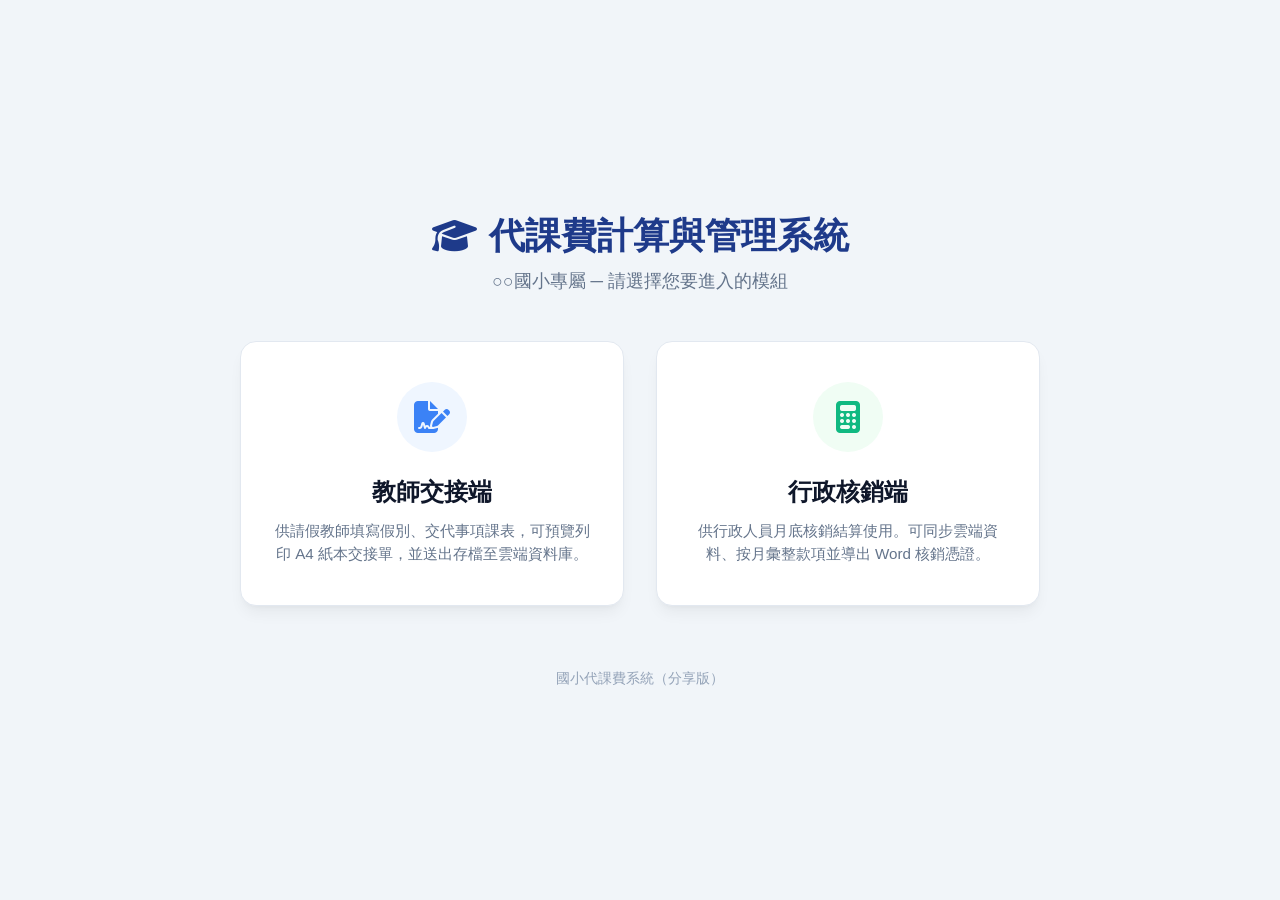
<file: index.html>
<!DOCTYPE html>
<html lang="zh-TW">
<head>
  <meta charset="UTF-8">
  <meta name="viewport" content="width=device-width, initial-scale=1.0">
  <title>代課費計算與管理系統 - 入口門戶</title>
  
  <!-- FontAwesome Icons -->
  <link rel="stylesheet" href="https://cdnjs.cloudflare.com/ajax/libs/font-awesome/6.4.0/css/all.min.css">
  
  <style>
    :root {
      --primary-color: #1e3a8a;
      --bg-color: #f1f5f9;
      --text-color: #1e293b;
      --card-bg: #ffffff;
      --border-color: #e2e8f0;
      --shadow: 0 10px 15px -3px rgba(0, 0, 0, 0.05), 0 4px 6px -4px rgba(0, 0, 0, 0.05);
    }
    
    * {
      box-sizing: border-box;
      margin: 0;
      padding: 0;
    }
    
    body {
      font-family: -apple-system, BlinkMacSystemFont, "Segoe UI", Roboto, "Helvetica Neue", Arial, sans-serif;
      background-color: var(--bg-color);
      color: var(--text-color);
      display: flex;
      align-items: center;
      justify-content: center;
      min-height: 100vh;
      padding: 1.5rem;
    }
    
    .portal-container {
      max-width: 800px;
      width: 100%;
      text-align: center;
    }
    
    header {
      margin-bottom: 3rem;
    }
    
    header h1 {
      font-size: 2.25rem;
      font-weight: 800;
      color: var(--primary-color);
      margin-bottom: 0.5rem;
      display: flex;
      align-items: center;
      justify-content: center;
      gap: 0.75rem;
    }
    
    header p {
      color: #64748b;
      font-size: 1.1rem;
    }
    
    .grid-portal {
      display: grid;
      grid-template-columns: repeat(auto-fit, minmax(300px, 1fr));
      gap: 2rem;
    }
    
    .portal-card {
      background: var(--card-bg);
      border: 1px solid var(--border-color);
      border-radius: 16px;
      padding: 2.5rem 2rem;
      text-decoration: none;
      color: var(--text-color);
      box-shadow: var(--shadow);
      transition: all 0.3s cubic-bezier(0.4, 0, 0.2, 1);
      display: flex;
      flex-direction: column;
      align-items: center;
      cursor: pointer;
    }
    
    .portal-card:hover {
      transform: translateY(-5px);
      box-shadow: 0 20px 25px -5px rgba(0, 0, 0, 0.1), 0 10px 10px -5px rgba(0, 0, 0, 0.04);
      border-color: #3b82f6;
    }
    
    .icon-wrapper {
      width: 70px;
      height: 70px;
      border-radius: 50%;
      display: flex;
      align-items: center;
      justify-content: center;
      font-size: 2rem;
      margin-bottom: 1.5rem;
      transition: all 0.3s;
    }
    
    .portal-card:hover .icon-wrapper {
      transform: scale(1.1);
    }
    
    .teacher-card .icon-wrapper {
      background-color: #eff6ff;
      color: #3b82f6;
    }
    
    .admin-card .icon-wrapper {
      background-color: #f0fdf4;
      color: #10b981;
    }
    
    .portal-card h2 {
      font-size: 1.5rem;
      font-weight: 700;
      margin-bottom: 0.75rem;
      color: #0f172a;
    }
    
    .portal-card p {
      color: #64748b;
      font-size: 0.95rem;
      line-height: 1.5;
    }
    
    footer {
      margin-top: 4rem;
      color: #94a3b8;
      font-size: 0.85rem;
    }
  </style>
</head>
<body>
  <div class="portal-container">
    
    <header>
      <h1><i class="fa-solid fa-graduation-cap"></i> 代課費計算與管理系統</h1>
      <p>○○國小專屬 ─ 請選擇您要進入的模組</p>
    </header>
    
    <div class="grid-portal">
      
      <!-- Teacher Portal Link -->
      <a href="teacher.html" class="portal-card teacher-card">
        <div class="icon-wrapper">
          <i class="fa-solid fa-file-signature"></i>
        </div>
        <h2>教師交接端</h2>
        <p>供請假教師填寫假別、交代事項課表，可預覽列印 A4 紙本交接單，並送出存檔至雲端資料庫。</p>
      </a>
      
      <!-- Admin Portal Link -->
      <a href="admin.html" class="portal-card admin-card">
        <div class="icon-wrapper">
          <i class="fa-solid fa-calculator"></i>
        </div>
        <h2>行政核銷端</h2>
        <p>供行政人員月底核銷結算使用。可同步雲端資料、按月彙整款項並導出 Word 核銷憑證。</p>
      </a>
      
    </div>
    
    <footer>
      <p>國小代課費系統（分享版）</p>
    </footer>
    
  </div>
</body>
</html>
</file>
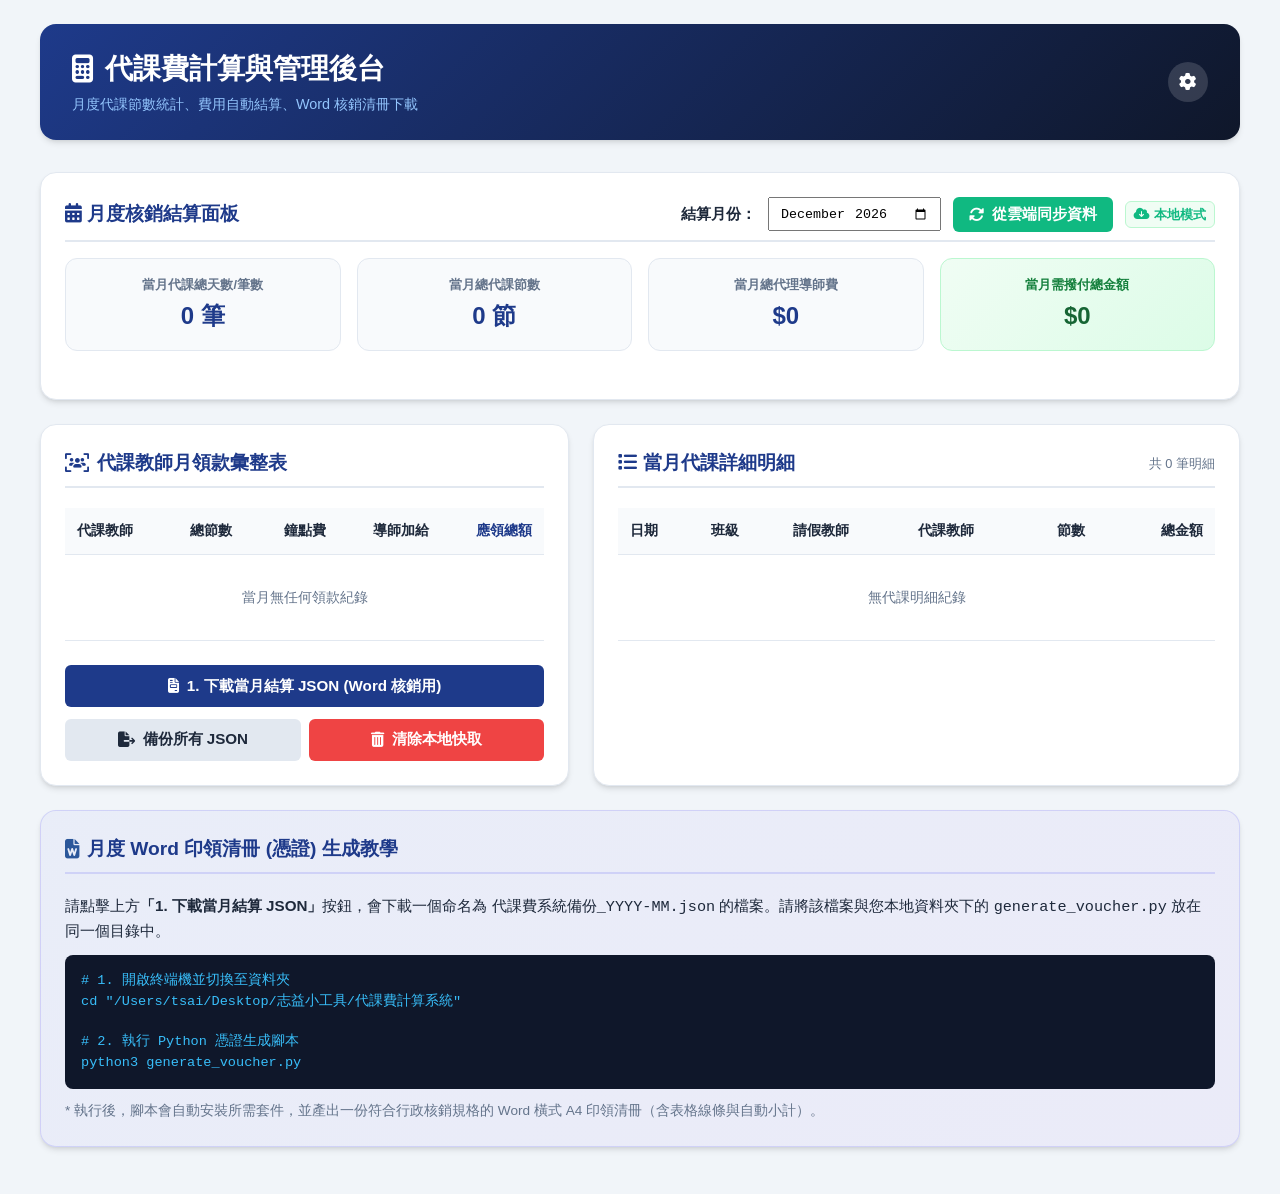
<file: admin.html>
<!DOCTYPE html>
<html lang="zh-TW">
<head>
  <meta charset="UTF-8">
  <meta name="viewport" content="width=device-width, initial-scale=1.0">
  <title>代課費計算與管理後台 (行政端)</title>
  
  <!-- FontAwesome Icons -->
  <link rel="stylesheet" href="https://cdnjs.cloudflare.com/ajax/libs/font-awesome/6.4.0/css/all.min.css">
  
  <!-- Custom Stylesheet -->
  <link rel="stylesheet" href="styles.css">
  
  <style>
    .settings-trigger {
      background: rgba(255,255,255,0.15);
      border: none;
      color: white;
      width: 40px;
      height: 40px;
      border-radius: 50%;
      cursor: pointer;
      display: flex;
      align-items: center;
      justify-content: center;
      font-size: 1.1rem;
      transition: all 0.2s;
    }
    .settings-trigger:hover {
      background: rgba(255,255,255,0.3);
      transform: rotate(30deg);
    }
    .modal-overlay {
      display: none;
      position: fixed;
      top: 0;
      left: 0;
      width: 100%;
      height: 100%;
      background: rgba(0,0,0,0.5);
      z-index: 1000;
      align-items: center;
      justify-content: center;
    }
    .modal {
      background: white;
      padding: 1.75rem;
      border-radius: 12px;
      width: 90%;
      max-width: 500px;
      box-shadow: 0 10px 25px rgba(0,0,0,0.2);
    }
    .modal-title {
      font-size: 1.25rem;
      font-weight: 700;
      color: #1e3a8a;
      margin-bottom: 1rem;
      display: flex;
      align-items: center;
      gap: 0.5rem;
    }
    .modal-buttons {
      display: flex;
      justify-content: flex-end;
      gap: 0.75rem;
      margin-top: 1.25rem;
    }
    .refresh-badge {
      display: inline-flex;
      align-items: center;
      gap: 0.25rem;
      font-size: 0.8rem;
      color: var(--success-color);
      background-color: #f0fdf4;
      border: 1px solid #bbf7d0;
      padding: 0.2rem 0.5rem;
      border-radius: 6px;
      font-weight: 600;
    }
  </style>
</head>
<body>
  <div class="container">
    
    <!-- Top Header -->
    <header>
      <div>
        <h1><i class="fa-solid fa-calculator"></i> 代課費計算與管理後台</h1>
        <p>月度代課節數統計、費用自動結算、Word 核銷清冊下載</p>
      </div>
      
      <!-- Settings Cog -->
      <button class="settings-trigger" id="btn-open-settings" title="設定雲端資料庫 URL">
        <i class="fa-solid fa-gear"></i>
      </button>
    </header>

    <!-- MONTHLY SETTLEMENT OVERVIEW -->
    <section class="panel">
      <div class="panel-title" style="margin-bottom: 1rem; display: flex; justify-content: space-between; align-items: center; flex-wrap: wrap; gap: 1rem;">
        <span><i class="fa-solid fa-calendar-days"></i> 月度核銷結算面板</span>
        <div style="display: flex; align-items: center; gap: 0.75rem; flex-wrap: wrap;">
          <label for="select-month" style="margin-bottom: 0; font-size: 0.95rem;">結算月份：</label>
          <input type="month" id="select-month" style="width: auto; padding: 0.4rem 0.6rem;">
          
          <button class="btn btn-success" id="btn-sync-cloud" style="padding: 0.45rem 1rem;">
            <i class="fa-solid fa-rotate"></i> 從雲端同步資料
          </button>
          
          <span class="refresh-badge" id="sync-status-badge">
            <i class="fa-solid fa-cloud-arrow-down"></i> <span id="sync-time-text">本地模式</span>
          </span>
        </div>
      </div>

      <!-- Statistics Summary -->
      <div class="stats-grid" style="grid-template-columns: repeat(auto-fit, minmax(200px, 1fr));">
        <div class="stat-card">
          <div class="stat-label">當月代課總天數/筆數</div>
          <div class="stat-val" id="month-stat-count">0 筆</div>
        </div>
        <div class="stat-card">
          <div class="stat-label">當月總代課節數</div>
          <div class="stat-val" id="month-stat-periods">0 節</div>
        </div>
        <div class="stat-card">
          <div class="stat-label">當月總代理導師費</div>
          <div class="stat-val" id="month-stat-mentor-fee">$0</div>
        </div>
        <div class="stat-card" style="background: linear-gradient(135deg, #f0fdf4, #dcfce7); border-color: #bbf7d0;">
          <div class="stat-label" style="color: #15803d;">當月需撥付總金額</div>
          <div class="stat-val" id="month-stat-total" style="color: #166534;">$0</div>
        </div>
      </div>
    </section>

    <!-- TABLES SECTION -->
    <div class="grid-layout" style="grid-template-columns: 0.9fr 1.1fr;">
      
      <!-- Left: Grouped Summary Table (Who gets paid how much) -->
      <div class="panel">
        <div class="panel-title">
          <i class="fa-solid fa-users-viewfinder"></i> 代課教師月領款彙整表
        </div>
        
        <div class="records-table-container">
          <table class="records-table">
            <thead>
              <tr>
                <th>代課教師</th>
                <th style="text-align: center;">總節數</th>
                <th style="text-align: right;">鐘點費</th>
                <th style="text-align: right;">導師加給</th>
                <th style="text-align: right; font-weight: bold; color: var(--primary-color);">應領總額</th>
              </tr>
            </thead>
            <tbody id="summary-tbody">
              <tr>
                <td colspan="5" style="text-align: center; color: var(--text-light); padding: 2rem;">當月無任何代課紀錄</td>
              </tr>
            </tbody>
          </table>
        </div>
        
        <div style="margin-top: 1.5rem; display: flex; flex-direction: column; gap: 0.75rem;">
          <button class="btn btn-primary" id="btn-export-current-month">
            <i class="fa-solid fa-file-invoice"></i> 1. 下載當月結算 JSON (Word 核銷用)
          </button>
          
          <div style="display: flex; gap: 0.5rem;">
            <button class="btn btn-secondary" id="btn-export-all" style="flex: 1;">
              <i class="fa-solid fa-file-export"></i> 備份所有 JSON
            </button>
            <button class="btn btn-danger" id="btn-clear-cache" style="flex: 1;">
              <i class="fa-solid fa-trash-can"></i> 清除本地快取
            </button>
          </div>
        </div>
      </div>

      <!-- Right: Detailed Monthly Records -->
      <div class="panel">
        <div class="panel-title" style="display: flex; justify-content: space-between; align-items: center;">
          <span><i class="fa-solid fa-list"></i> 當月代課詳細明細</span>
          <span style="font-size: 0.8rem; color: var(--text-light); font-weight: normal;" id="detail-count-badge">共 0 筆明細</span>
        </div>
        
        <div class="records-table-container" style="max-height: 480px; overflow-y: auto;">
          <table class="records-table">
            <thead>
              <tr>
                <th>日期</th>
                <th>班級</th>
                <th>請假教師</th>
                <th>代課教師</th>
                <th style="text-align: center;">節數</th>
                <th style="text-align: right;">總金額</th>
              </tr>
            </thead>
            <tbody id="detail-tbody">
              <tr>
                <td colspan="6" style="text-align: center; color: var(--text-light); padding: 2rem;">無代課明細紀錄</td>
              </tr>
            </tbody>
          </table>
        </div>
      </div>

    </div>

    <!-- WORD GENERATOR GUIDE PANEL -->
    <section class="panel" style="background: linear-gradient(135deg, rgba(99, 102, 241, 0.05), rgba(131, 56, 236, 0.05)); border-color: rgba(99, 102, 241, 0.2);">
      <div class="panel-title" style="color: var(--primary-color); border-bottom-color: rgba(99, 102, 241, 0.2);">
        <i class="fa-solid fa-file-word" style="color: #2b579a;"></i> 月度 Word 印領清冊 (憑證) 生成教學
      </div>
      <p style="font-size: 0.95rem; line-height: 1.6; margin-bottom: 0.75rem;">
        請點擊上方<strong>「1. 下載當月結算 JSON」</strong>按鈕，會下載一個命名為 <code>代課費系統備份_YYYY-MM.json</code> 的檔案。請將該檔案與您本地資料夾下的 <code>generate_voucher.py</code> 放在同一個目錄中。
      </p>
      <div style="background-color: #0f172a; color: #38bdf8; padding: 1rem; border-radius: 8px; font-family: monospace; font-size: 0.85rem; overflow-x: auto; margin-bottom: 0.75rem;">
        # 1. 開啟終端機並切換至資料夾<br>
        cd "/Users/tsai/Desktop/志益小工具/代課費計算系統"<br><br>
        # 2. 執行 Python 憑證生成腳本<br>
        python3 generate_voucher.py
      </div>
      <p style="font-size: 0.85rem; color: var(--text-light);">
        * 執行後，腳本會自動安裝所需套件，並產出一份符合行政核銷規格的 Word 橫式 A4 印領清冊（含表格線條與自動小計）。
      </p>
    </section>

    <!-- SETTINGS MODAL -->
    <div class="modal-overlay" id="settings-modal">
      <div class="modal">
        <div class="modal-title">
          <i class="fa-solid fa-cloud"></i> Google Sheets Web App 設定
        </div>
        <div class="form-group">
          <label for="input-script-url">Google Apps Script 網頁應用程式 URL</label>
          <input type="text" id="input-script-url" placeholder="https://script.google.com/macros/s/.../exec">
          <p style="font-size: 0.75rem; color: var(--text-light); margin-top: 0.5rem; line-height: 1.4;">
            貼上您從 Google 試算表部署取得的 Web App URL。此網址將用來讀取所有老師填報上傳的代課資料。
          </p>
        </div>
        <!-- 讀取金鑰：刻意不寫死在原始碼中，只存在本機瀏覽器，
             這樣即使本檔案外流，金鑰也不會跟著外流 -->
        <div class="form-group">
          <label for="input-secret-key">讀取金鑰</label>
          <input type="password" id="input-secret-key" placeholder="請輸入讀取金鑰">
          <p style="font-size: 0.75rem; color: var(--text-light); margin-top: 0.5rem; line-height: 1.4;">
            後端要求金鑰才會回傳代課費資料，避免任何人拿到網址就能抓走全校薪資紀錄。
            金鑰只會儲存在<strong>這台電腦的瀏覽器</strong>，不會寫入本檔案，也不會上傳。
            <br>教師端 (teacher.html) 不需要金鑰，老師照常填報即可。
          </p>
        </div>
        <div class="modal-buttons">
          <button class="btn btn-secondary" id="btn-close-settings">取消</button>
          <button class="btn btn-primary" id="btn-save-settings">儲存設定</button>
        </div>
      </div>
    </div>

  </div>

  <!-- Javascript Logic for Admin Page -->
  <script>
    // 預設雲端資料庫網址（2026-07-01 部署）：第一次開啟自動寫入，之後可用右上角齒輪修改
    const DEFAULT_GAS_URL = 'https://script.google.com/macros/s/請填入你自己的部署ID/exec';
    if (!localStorage.getItem('gas_web_app_url')) {
      localStorage.setItem('gas_web_app_url', DEFAULT_GAS_URL);
    }

    document.addEventListener('DOMContentLoaded', () => {
      // Elements
      const selectMonth = document.getElementById('select-month');
      const btnSync = document.getElementById('btn-sync-cloud');
      const syncStatusText = document.getElementById('sync-time-text');
      
      const monthStatCount = document.getElementById('month-stat-count');
      const monthStatPeriods = document.getElementById('month-stat-periods');
      const monthStatMentorFee = document.getElementById('month-stat-mentor-fee');
      const monthStatTotal = document.getElementById('month-stat-total');
      
      const summaryTbody = document.getElementById('summary-tbody');
      const detailTbody = document.getElementById('detail-tbody');
      const detailCountBadge = document.getElementById('detail-count-badge');
      
      const btnExportMonth = document.getElementById('btn-export-current-month');
      const btnExportAll = document.getElementById('btn-export-all');
      const btnClearCache = document.getElementById('btn-clear-cache');
      
      // Settings Modal
      const modal = document.getElementById('settings-modal');
      const btnOpenSettings = document.getElementById('btn-open-settings');
      const btnCloseSettings = document.getElementById('btn-close-settings');
      const btnSaveSettings = document.getElementById('btn-save-settings');
      const inputScriptUrl = document.getElementById('input-script-url');
      const inputSecretKey = document.getElementById('input-secret-key');

      // Init Month selector
      const today = new Date();
      const yyyy = today.getFullYear();
      const mm = String(today.getMonth() + 1).padStart(2, '0');
      selectMonth.value = `${yyyy}-${mm}`;

      // State
      // 後端已改為按月分表，doGet 一次只回傳單一月份，因此快取也只對應一個月份。
      // 快取月份與目前選擇的月份不符時直接捨棄，避免顯示上次同步的別月資料。
      let allRecords = localStorage.getItem('admin_records_cache_month') === selectMonth.value
        ? (JSON.parse(localStorage.getItem('admin_records_cache')) || [])
        : [];

      // Load Settings
      inputScriptUrl.value = localStorage.getItem('gas_web_app_url') || '';
      inputSecretKey.value = localStorage.getItem('gas_secret_key') || '';
      const lastSync = localStorage.getItem('gas_last_sync_time');
      if (lastSync) {
        syncStatusText.textContent = `上次更新：${lastSync}`;
      }

      // Render Dashboard
      renderDashboard();

      // Settings modal trigger
      btnOpenSettings.addEventListener('click', () => modal.style.display = 'flex');
      btnCloseSettings.addEventListener('click', () => modal.style.display = 'none');
      btnSaveSettings.addEventListener('click', () => {
        localStorage.setItem('gas_web_app_url', inputScriptUrl.value.trim());
        localStorage.setItem('gas_secret_key', inputSecretKey.value.trim());
        modal.style.display = 'none';
        alert('雲端設定儲存成功！');
      });

      // Fetch cloud data
      async function syncCloudData(silent = false) {
        const url = localStorage.getItem('gas_web_app_url');
        if (!url) {
          alert('⚠️ 請點擊右上角設定 (齒輪圖案)，填入 Google Apps Script 網頁應用程式 URL！');
          modal.style.display = 'flex';
          return;
        }

        const targetMonth = selectMonth.value;
        if (!targetMonth) {
          alert('請先選擇結算月份！');
          return;
        }

        btnSync.disabled = true;
        btnSync.innerHTML = '<i class="fa-solid fa-spinner fa-spin"></i> 資料同步中...';

        try {
          // 後端按月分表，必須指定月份；未帶 month 參數時後端只會回傳「當月」，
          // 導致選擇其他月份時抓不到資料。
          // 讀取需帶金鑰，否則後端會回傳未授權。
          const key = localStorage.getItem('gas_secret_key') || '';
          const response = await fetch(
            `${url}?month=${encodeURIComponent(targetMonth)}&key=${encodeURIComponent(key)}`
          );
          if (!response.ok) throw new Error('雲端請求回應錯誤');
          const data = await response.json();

          // 金鑰不對時後端回傳的是物件而非陣列，需明確提示，否則會被誤判為格式錯誤
          if (data && data.status === 'error') {
            throw new Error(data.message || '後端回傳錯誤');
          }

          if (Array.isArray(data)) {
            allRecords = data;
            localStorage.setItem('admin_records_cache', JSON.stringify(allRecords));
            localStorage.setItem('admin_records_cache_month', targetMonth);

            // Record last sync time
            const now = new Date();
            const timeStr = `${now.getHours()}:${String(now.getMinutes()).padStart(2,'0')}:${String(now.getSeconds()).padStart(2,'0')}`;
            localStorage.setItem('gas_last_sync_time', timeStr);
            syncStatusText.textContent = `同步時間：${timeStr}`;
            
            renderDashboard();
            if (!silent) alert(`🎉 ${targetMonth} 資料同步成功！共拉取了 ${data.length} 筆完整代課紀錄。`);
          } else {
            throw new Error('API 回傳的格式不正確，應為陣列。');
          }
        } catch (error) {
          console.error(error);
          alert('❌ 同步失敗！請確認您的 Google Script 網址是否正確。詳細錯誤：' + error.message);
        } finally {
          btnSync.disabled = false;
          btnSync.innerHTML = '<i class="fa-solid fa-rotate"></i> 從雲端同步資料';
        }
      }

      // 注意：不可寫成 addEventListener('click', syncCloudData)，
      // 否則 click 事件物件會被當成 silent 參數傳入（永遠為真），手動同步就不會顯示成功提示。
      btnSync.addEventListener('click', () => syncCloudData());

      // Render Main calculations
      function renderDashboard() {
        const targetMonth = selectMonth.value; // YYYY-MM
        if (!targetMonth) return;

        // Filter by month
        const filtered = allRecords.filter(rec => rec.date.startsWith(targetMonth));

        // 1. Calculations
        let totalRecords = filtered.length;
        let totalPeriods = 0;
        let totalMentorFee = 0;
        let grandTotal = 0;

        filtered.forEach(rec => {
          totalPeriods += rec.periodsCount;
          totalMentorFee += rec.mentorFee;
          grandTotal += rec.totalFee;
        });

        // Update cards
        monthStatCount.textContent = `${totalRecords} 筆`;
        monthStatPeriods.textContent = `${totalPeriods} 節`;
        monthStatMentorFee.textContent = `$${totalMentorFee.toLocaleString()}`;
        monthStatTotal.textContent = `$${grandTotal.toLocaleString()}`;

        // 2. Grouped Summary Table
        summaryTbody.innerHTML = '';
        const summaryMap = {};
        
        filtered.forEach(rec => {
          const name = rec.subTeacher;
          if (!summaryMap[name]) {
            summaryMap[name] = { periods: 0, classFee: 0, mentorFee: 0, total: 0 };
          }
          summaryMap[name].periods += rec.periodsCount;
          summaryMap[name].classFee += rec.classFee;
          summaryMap[name].mentorFee += rec.mentorFee;
          summaryMap[name].total += rec.totalFee;
        });

        const summaryKeys = Object.keys(summaryMap);
        if (summaryKeys.length === 0) {
          summaryTbody.innerHTML = `
            <tr>
              <td colspan="5" style="text-align: center; color: var(--text-light); padding: 2rem;">當月無任何領款紀錄</td>
            </tr>
          `;
        } else {
          summaryKeys.forEach(name => {
            const d = summaryMap[name];
            const tr = document.createElement('tr');
            tr.innerHTML = `
              <td><strong>${name}</strong></td>
              <td style="text-align: center;">${d.periods} 節</td>
              <td style="text-align: right;">$${d.classFee.toLocaleString()}</td>
              <td style="text-align: right;">$${d.mentorFee.toLocaleString()}</td>
              <td style="text-align: right; font-weight: 800; color: #166534;">$${d.total.toLocaleString()}</td>
            `;
            summaryTbody.appendChild(tr);
          });
        }

        // 3. Detailed Monthly Records Table
        detailTbody.innerHTML = '';
        detailCountBadge.textContent = `共 ${totalRecords} 筆明細`;

        if (filtered.length === 0) {
          detailTbody.innerHTML = `
            <tr>
              <td colspan="6" style="text-align: center; color: var(--text-light); padding: 2rem;">無代課明細紀錄</td>
            </tr>
          `;
        } else {
          // Sort by date ascending
          filtered.sort((a, b) => new Date(a.date) - new Date(b.date));
          filtered.forEach(rec => {
            const tr = document.createElement('tr');
            const dObj = new Date(rec.date);
            const simpleDate = `${dObj.getMonth()+1}/${dObj.getDate()}`;
            
            tr.innerHTML = `
              <td><strong>${rec.date}</strong> (${simpleDate})</td>
              <td><span class="badge badge-primary">${rec.className}</span></td>
              <td>${rec.absentTeacher}</td>
              <td><strong>${rec.subTeacher}</strong></td>
              <td style="text-align: center;">${rec.periodsCount} 節</td>
              <td style="text-align: right; font-weight: bold; color: #1e3a8a;">$${rec.totalFee.toLocaleString()}</td>
            `;
            detailTbody.appendChild(tr);
          });
        }
      }

      // 後端按月分表，換月份必須重新抓資料（快取只存單一月份，不能只重繪）
      selectMonth.addEventListener('change', () => {
        allRecords = [];
        renderDashboard();
        if (localStorage.getItem('gas_web_app_url')) syncCloudData(true);
      });

      // Export Current Month JSON (Used by python-docx)
      btnExportMonth.addEventListener('click', () => {
        const targetMonth = selectMonth.value;
        const filtered = allRecords.filter(rec => rec.date.startsWith(targetMonth));
        if (filtered.length === 0) {
          alert('當月無資料可匯出！');
          return;
        }

        // Download JSON
        const dataStr = "data:text/json;charset=utf-8," + encodeURIComponent(JSON.stringify(filtered, null, 2));
        const dlAnchor = document.createElement('a');
        dlAnchor.setAttribute("href", dataStr);
        dlAnchor.setAttribute("download", `代課費系統備份_${targetMonth}.json`);
        document.body.appendChild(dlAnchor);
        dlAnchor.click();
        dlAnchor.remove();
      });

      // Export All Records JSON
      // 後端按月分表，allRecords 只有目前同步的單一月份，不能拿來當「全部備份」，
      // 必須另外向後端要 ?month=all（會掃描所有 YYYY-MM_總表 分頁彙整回傳）。
      btnExportAll.addEventListener('click', async () => {
        const url = localStorage.getItem('gas_web_app_url');
        if (!url) {
          alert('⚠️ 請點擊右上角設定 (齒輪圖案)，填入 Google Apps Script 網頁應用程式 URL！');
          modal.style.display = 'flex';
          return;
        }

        const originalHtml = btnExportAll.innerHTML;
        btnExportAll.disabled = true;
        btnExportAll.innerHTML = '<i class="fa-solid fa-spinner fa-spin"></i> 讀取所有月份...';

        try {
          const key = localStorage.getItem('gas_secret_key') || '';
          const response = await fetch(`${url}?month=all&key=${encodeURIComponent(key)}`);
          if (!response.ok) throw new Error('雲端請求回應錯誤');
          const data = await response.json();
          if (data && data.status === 'error') throw new Error(data.message || '後端回傳錯誤');
          if (!Array.isArray(data)) throw new Error('API 回傳的格式不正確，應為陣列。');
          if (data.length === 0) {
            alert('雲端資料庫目前沒有任何代課紀錄，無資料可備份！');
            return;
          }

          const months = [...new Set(data.map(rec => rec.date.slice(0, 7)))].sort();
          const stamp = new Date().toISOString().slice(0, 10);
          const dataStr = "data:text/json;charset=utf-8," + encodeURIComponent(JSON.stringify(data, null, 2));
          const dlAnchor = document.createElement('a');
          dlAnchor.setAttribute("href", dataStr);
          dlAnchor.setAttribute("download", `代課費系統資料庫全部備份_${stamp}.json`);
          document.body.appendChild(dlAnchor);
          dlAnchor.click();
          dlAnchor.remove();

          alert(`✅ 已備份 ${data.length} 筆代課紀錄\n涵蓋月份：${months.join('、')}`);
        } catch (error) {
          console.error(error);
          alert('❌ 備份失敗！詳細錯誤：' + error.message);
        } finally {
          btnExportAll.disabled = false;
          btnExportAll.innerHTML = originalHtml;
        }
      });

      // Clear cache
      btnClearCache.addEventListener('click', () => {
        if (confirm('確定要清除本地端快取的代課紀錄嗎？\n(這只會清除這台電腦上的暫存，不會刪除雲端 Google 試算表上的資料。重新同步即可再次載入)')) {
          allRecords = [];
          localStorage.removeItem('admin_records_cache');
          localStorage.removeItem('admin_records_cache_month');
          renderDashboard();
          alert('已清除本地快取！');
        }
      });

    });
  </script>
</body>
</html>
</file>
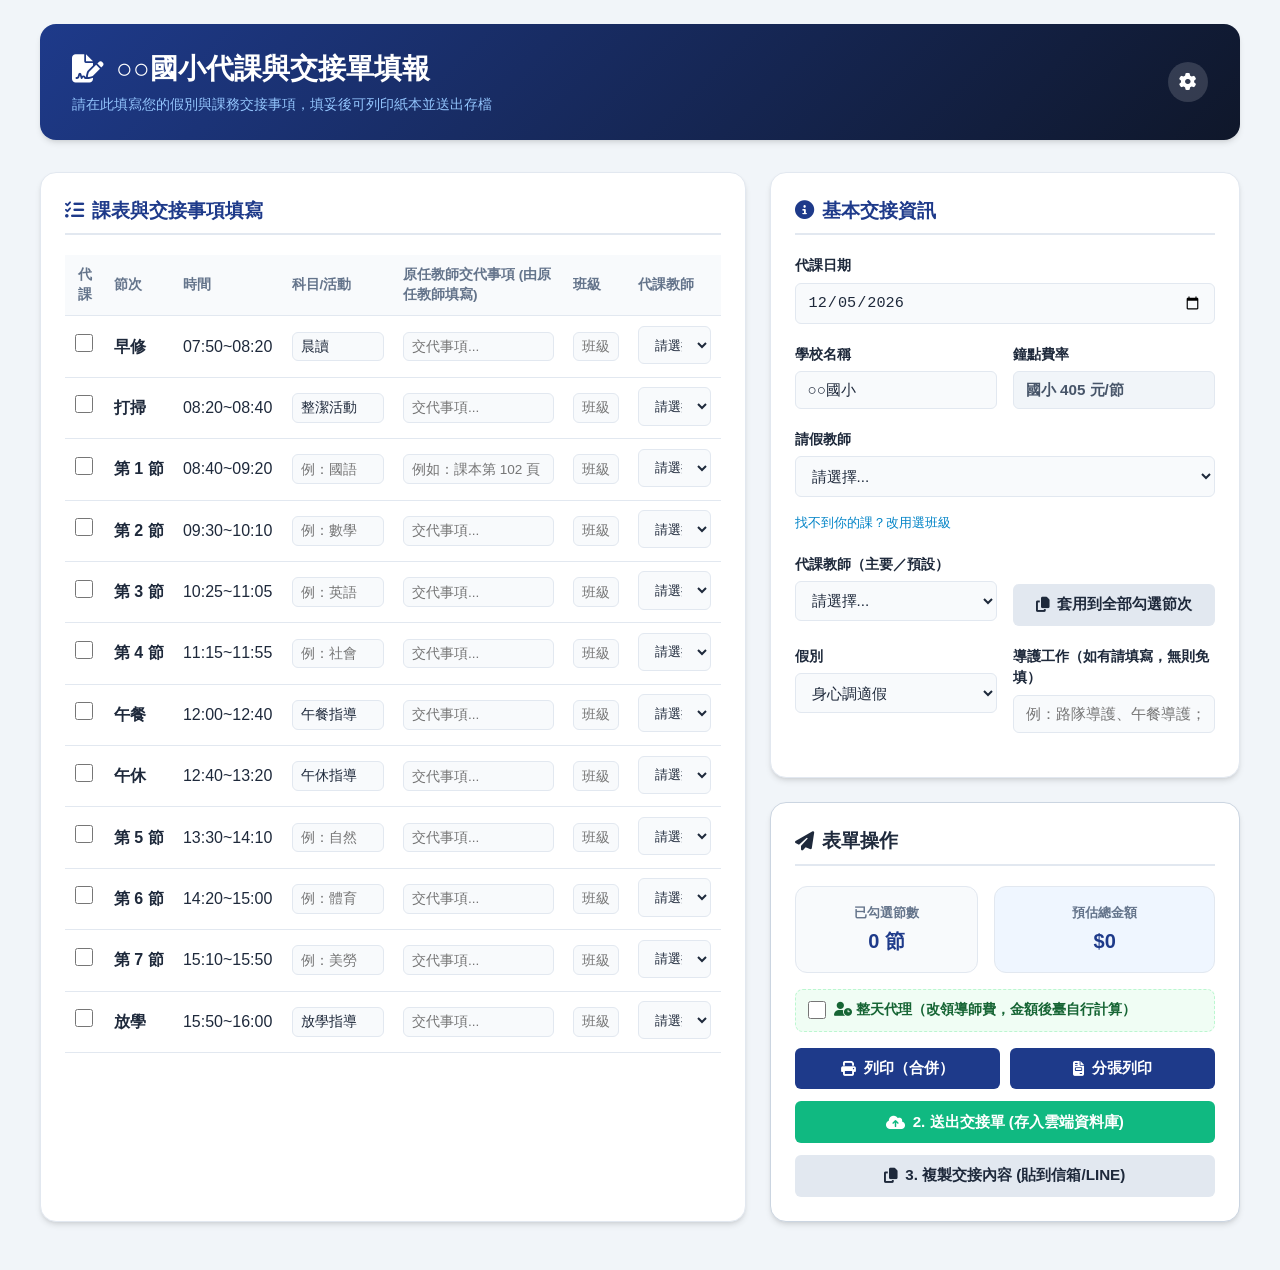
<file: teacher.html>
<!DOCTYPE html>
<html lang="zh-TW">
<head>
  <meta charset="UTF-8">
  <meta name="viewport" content="width=device-width, initial-scale=1.0">
  <title>代課與交接單填報系統 (教師端)</title>
  
  <!-- FontAwesome Icons -->
  <link rel="stylesheet" href="https://cdnjs.cloudflare.com/ajax/libs/font-awesome/6.4.0/css/all.min.css">
  
  <!-- Custom Stylesheet（?v= 版本號：每次改 CSS 時更新，強制瀏覽器抓新樣式，避免舊快取） -->
  <link rel="stylesheet" href="styles.css?v=20260723">
  
  <style>
    /* Custom styles for Teacher page */
    .settings-trigger {
      background: rgba(255,255,255,0.15);
      border: none;
      color: white;
      width: 40px;
      height: 40px;
      border-radius: 50%;
      cursor: pointer;
      display: flex;
      align-items: center;
      justify-content: center;
      font-size: 1.1rem;
      transition: all 0.2s;
    }
    .settings-trigger:hover {
      background: rgba(255,255,255,0.3);
      transform: rotate(30deg);
    }
    /* Settings Modal */
    .modal-overlay {
      display: none;
      position: fixed;
      top: 0;
      left: 0;
      width: 100%;
      height: 100%;
      background: rgba(0,0,0,0.5);
      z-index: 1000;
      align-items: center;
      justify-content: center;
    }
    .modal {
      background: white;
      padding: 1.75rem;
      border-radius: 12px;
      width: 90%;
      max-width: 500px;
      box-shadow: 0 10px 25px rgba(0,0,0,0.2);
    }
    .modal-title {
      font-size: 1.25rem;
      font-weight: 700;
      color: #1e3a8a;
      margin-bottom: 1rem;
      display: flex;
      align-items: center;
      gap: 0.5rem;
    }
    .modal-buttons {
      display: flex;
      justify-content: flex-end;
      gap: 0.75rem;
      margin-top: 1.25rem;
    }
  </style>
</head>
<body>
  <div class="container">
    
    <!-- Top Header -->
    <header>
      <div>
        <h1><i class="fa-solid fa-file-signature"></i> ○○國小代課與交接單填報</h1>
        <p>請在此填寫您的假別與課務交接事項，填妥後可列印紙本並送出存檔</p>
      </div>
      
      <!-- Settings Cog for Script URL -->
      <button class="settings-trigger" id="btn-open-settings" title="設定雲端資料庫 URL">
        <i class="fa-solid fa-gear"></i>
      </button>
    </header>

    <!-- MAIN FORM -->
    <main>
      <div class="grid-layout">
        
        <!-- Left: Handover Schedule Table -->
        <div class="panel">
          <div class="panel-title">
            <i class="fa-solid fa-list-check"></i> 課表與交接事項填寫
          </div>
          
          <table class="period-table" id="schedule-table">
            <thead>
              <tr>
                <th style="width: 6%; text-align: center;">代課</th>
                <th style="width: 8%;">節次</th>
                <th style="width: 13%;">時間</th>
                <th style="width: 17%;">科目/活動</th>
                <th>原任教師交代事項 (由原任教師填寫)</th>
                <th class="col-class" style="width: 10%;">班級</th>
                <th class="col-subteacher" style="width: 14%;">代課教師</th>
              </tr>
            </thead>
            <tbody id="schedule-tbody">
              <!-- Non-paid preparation activities -->
              <tr class="prep-row" data-period="早修" data-paid="false">
                <td class="checkbox-container"><input type="checkbox"></td>
                <td><strong>早修</strong></td>
                <td>07:50~08:20</td>
                <td><input type="text" placeholder="例：晨讀/自習" value="晨讀"></td>
                <td><input type="text" placeholder="交代事項..."></td>
                <td class="col-class"><input type="text" class="row-class" placeholder="班級"></td>
                <td class="col-subteacher"><input type="text" class="row-subteacher" list="datalist-subteachers" placeholder="代課老師"></td>
              </tr>
              <tr class="prep-row" data-period="打掃" data-paid="false">
                <td class="checkbox-container"><input type="checkbox"></td>
                <td><strong>打掃</strong></td>
                <td>08:20~08:40</td>
                <td><input type="text" placeholder="例：整潔活動" value="整潔活動"></td>
                <td><input type="text" placeholder="交代事項..."></td>
                <td class="col-class"><input type="text" class="row-class" placeholder="班級"></td>
                <td class="col-subteacher"><input type="text" class="row-subteacher" list="datalist-subteachers" placeholder="代課老師"></td>
              </tr>

              <!-- Standard paid periods -->
              <tr class="class-row" data-period="1" data-paid="true">
                <td class="checkbox-container"><input type="checkbox" class="pay-trigger"></td>
                <td><strong>第 1 節</strong></td>
                <td>08:40~09:20</td>
                <td><input type="text" placeholder="例：國語"></td>
                <td><input type="text" placeholder="例如：課本第 102 頁，學習單寫完收回"></td>
                <td class="col-class"><input type="text" class="row-class" placeholder="班級"></td>
                <td class="col-subteacher"><input type="text" class="row-subteacher" list="datalist-subteachers" placeholder="代課老師"></td>
              </tr>
              <tr class="class-row" data-period="2" data-paid="true">
                <td class="checkbox-container"><input type="checkbox" class="pay-trigger"></td>
                <td><strong>第 2 節</strong></td>
                <td>09:30~10:10</td>
                <td><input type="text" placeholder="例：數學"></td>
                <td><input type="text" placeholder="交代事項..."></td>
                <td class="col-class"><input type="text" class="row-class" placeholder="班級"></td>
                <td class="col-subteacher"><input type="text" class="row-subteacher" list="datalist-subteachers" placeholder="代課老師"></td>
              </tr>
              <tr class="class-row" data-period="3" data-paid="true">
                <td class="checkbox-container"><input type="checkbox" class="pay-trigger"></td>
                <td><strong>第 3 節</strong></td>
                <td>10:25~11:05</td>
                <td><input type="text" placeholder="例：英語"></td>
                <td><input type="text" placeholder="交代事項..."></td>
                <td class="col-class"><input type="text" class="row-class" placeholder="班級"></td>
                <td class="col-subteacher"><input type="text" class="row-subteacher" list="datalist-subteachers" placeholder="代課老師"></td>
              </tr>
              <tr class="class-row" data-period="4" data-paid="true">
                <td class="checkbox-container"><input type="checkbox" class="pay-trigger"></td>
                <td><strong>第 4 節</strong></td>
                <td>11:15~11:55</td>
                <td><input type="text" placeholder="例：社會"></td>
                <td><input type="text" placeholder="交代事項..."></td>
                <td class="col-class"><input type="text" class="row-class" placeholder="班級"></td>
                <td class="col-subteacher"><input type="text" class="row-subteacher" list="datalist-subteachers" placeholder="代課老師"></td>
              </tr>

              <!-- Noon activities -->
              <tr class="prep-row" data-period="午餐" data-paid="false">
                <td class="checkbox-container"><input type="checkbox"></td>
                <td><strong>午餐</strong></td>
                <td>12:00~12:40</td>
                <td><input type="text" placeholder="例：午餐指導" value="午餐指導"></td>
                <td><input type="text" placeholder="交代事項..."></td>
                <td class="col-class"><input type="text" class="row-class" placeholder="班級"></td>
                <td class="col-subteacher"><input type="text" class="row-subteacher" list="datalist-subteachers" placeholder="代課老師"></td>
              </tr>
              <tr class="prep-row" data-period="午休" data-paid="false">
                <td class="checkbox-container"><input type="checkbox"></td>
                <td><strong>午休</strong></td>
                <td>12:40~13:20</td>
                <td><input type="text" placeholder="例：午休值班" value="午休指導"></td>
                <td><input type="text" placeholder="交代事項..."></td>
                <td class="col-class"><input type="text" class="row-class" placeholder="班級"></td>
                <td class="col-subteacher"><input type="text" class="row-subteacher" list="datalist-subteachers" placeholder="代課老師"></td>
              </tr>

              <!-- Afternoon paid periods -->
              <tr class="class-row" data-period="5" data-paid="true">
                <td class="checkbox-container"><input type="checkbox" class="pay-trigger"></td>
                <td><strong>第 5 節</strong></td>
                <td>13:30~14:10</td>
                <td><input type="text" placeholder="例：自然"></td>
                <td><input type="text" placeholder="交代事項..."></td>
                <td class="col-class"><input type="text" class="row-class" placeholder="班級"></td>
                <td class="col-subteacher"><input type="text" class="row-subteacher" list="datalist-subteachers" placeholder="代課老師"></td>
              </tr>
              <tr class="class-row" data-period="6" data-paid="true">
                <td class="checkbox-container"><input type="checkbox" class="pay-trigger"></td>
                <td><strong>第 6 節</strong></td>
                <td>14:20~15:00</td>
                <td><input type="text" placeholder="例：體育"></td>
                <td><input type="text" placeholder="交代事項..."></td>
                <td class="col-class"><input type="text" class="row-class" placeholder="班級"></td>
                <td class="col-subteacher"><input type="text" class="row-subteacher" list="datalist-subteachers" placeholder="代課老師"></td>
              </tr>
              <tr class="class-row" data-period="7" data-paid="true">
                <td class="checkbox-container"><input type="checkbox" class="pay-trigger"></td>
                <td><strong>第 7 節</strong></td>
                <td>15:10~15:50</td>
                <td><input type="text" placeholder="例：美勞"></td>
                <td><input type="text" placeholder="交代事項..."></td>
                <td class="col-class"><input type="text" class="row-class" placeholder="班級"></td>
                <td class="col-subteacher"><input type="text" class="row-subteacher" list="datalist-subteachers" placeholder="代課老師"></td>
              </tr>

              <!-- Dismissal -->
              <tr class="prep-row" data-period="放學" data-paid="false">
                <td class="checkbox-container"><input type="checkbox"></td>
                <td><strong>放學</strong></td>
                <td>15:50~16:00</td>
                <td><input type="text" placeholder="例：放學導護" value="放學指導"></td>
                <td><input type="text" placeholder="交代事項..."></td>
                <td class="col-class"><input type="text" class="row-class" placeholder="班級"></td>
                <td class="col-subteacher"><input type="text" class="row-subteacher" list="datalist-subteachers" placeholder="代課老師"></td>
              </tr>
            </tbody>
          </table>
        </div>
        
        <!-- Right: Basic Info & Live Calculation -->
        <div>
          <!-- Basic Info Panel -->
          <div class="panel">
            <div class="panel-title">
              <i class="fa-solid fa-circle-info"></i> 基本交接資訊
            </div>
            
            <div class="form-group">
              <label for="input-date">代課日期</label>
              <input type="date" id="input-date" required>
            </div>

            <div class="form-row">
              <div>
                <label for="input-school">學校名稱</label>
                <input type="text" id="input-school" value="○○國小">
              </div>
              <div>
                <label>鐘點費率</label>
                <input type="text" value="國小 405 元/節" disabled style="background: #f1f5f9; color: #475569; font-weight: 600;">
              </div>
            </div>

            <!-- 請假教師：選了人 + 選了日期，系統就自動查出他當天的課，
                 不必再讓老師自己判斷「我算本校還是跨校」。 -->
            <div class="form-row" style="grid-template-columns: 1fr;">
              <div>
                <label for="input-absent-teacher">請假教師</label>
                <input type="text" id="input-absent-teacher" list="datalist-teachers" placeholder="輸入或選擇請假老師姓名" required autocomplete="off">
                <p class="hint-text" id="schedule-hint"></p>
                <a href="#" id="link-manual-toggle" class="manual-toggle-link">找不到你的課？改用選班級</a>
              </div>
            </div>

            <!-- 手動模式（課表查不到時的退路）：臨時調課、課表外活動、新進老師尚未列入課表 -->
            <div class="form-row" id="wrap-class" hidden>
              <div>
                <label for="input-class">選擇班級（手動模式）</label>
                <select id="input-class">
                  <option value="一甲">一甲 (一年級)</option>
                  <option value="二甲">二甲 (二年級)</option>
                  <option value="三甲">三甲 (三年級)</option>
                  <option value="四甲" selected>四甲 (四年級)</option>
                  <option value="五甲">五甲 (五年級)</option>
                  <option value="六甲">六甲 (六年級)</option>
                </select>
              </div>
            </div>

            <div class="form-row">
              <div>
                <!-- 不預設姓名：全校老師共用此表單，預設值會被誤送。
                     多節不同人代課時，可在下方表格逐節個別覆寫。 -->
                <label for="input-sub-teacher">代課教師（主要／預設）</label>
                <input type="text" id="input-sub-teacher" list="datalist-subteachers" placeholder="輸入或選擇代課老師姓名" required autocomplete="off">
              </div>
              <div style="display: flex; align-items: flex-end;">
                <button type="button" class="btn btn-secondary" id="btn-apply-all" style="width: 100%;">
                  <i class="fa-solid fa-copy"></i> 套用到全部勾選節次
                </button>
              </div>
            </div>

            <div class="form-row">
              <div>
                <label for="select-leave-type">假別</label>
                <select id="select-leave-type">
                  <option value="身心調適假" selected>身心調適假</option>
                  <option value="事假">事假</option>
                  <option value="病假">病假</option>
                  <option value="公假">公假</option>
                  <option value="公差假">公差假</option>
                  <option value="婚假">婚假</option>
                  <option value="喪假">喪假</option>
                  <option value="產假">產假</option>
                  <option value="其它">其它</option>
                </select>
              </div>
              <div>
                <label for="input-duty">導護工作（如有請填寫，無則免填）</label>
                <input type="text" id="input-duty" placeholder="例：路隊導護、午餐導護；當天無導護則留空">
              </div>
            </div>

            <datalist id="datalist-teachers"></datalist>
            <datalist id="datalist-subteachers"></datalist>
          </div>

          <!-- Actions Panel -->
          <div class="panel" style="border-color: #cbd5e1;">
            <div class="panel-title" style="color: var(--text-color);">
              <i class="fa-solid fa-paper-plane"></i> 表單操作
            </div>
            
            <div class="stats-grid" style="grid-template-columns: 1fr 1.2fr; margin-bottom: 1rem;">
              <div class="stat-card">
                <div class="stat-label">已勾選節數</div>
                <div class="stat-val" id="preview-periods" style="font-size: 1.25rem;">0 節</div>
              </div>
              <div class="stat-card" style="background-color: #eff6ff;">
                <div class="stat-label">預估總金額</div>
                <div class="stat-val" id="preview-total-fee" style="font-size: 1.25rem; color: #1e3a8a;">$0</div>
              </div>
            </div>

            <label style="display: flex; align-items: center; gap: 0.5rem; margin-bottom: 1rem; font-weight: 600; cursor: pointer; background: #f0fdf4; border: 1px dashed #bbf7d0; padding: 0.6rem 0.75rem; border-radius: 8px; color: #166534;">
              <input type="checkbox" id="chk-mentor-daily">
              <span><i class="fa-solid fa-user-clock"></i> 整天代理（改領導師費，金額後臺自行計算）</span>
            </label>

            <div style="display: flex; flex-direction: column; gap: 0.75rem;">
              <div style="display: flex; gap: 0.6rem;">
                <button class="btn btn-primary" id="btn-print-merged" style="flex: 1;">
                  <i class="fa-solid fa-print"></i> 列印（合併）
                </button>
                <button class="btn btn-primary" id="btn-print-split" style="flex: 1;">
                  <i class="fa-solid fa-file-invoice"></i> 分張列印
                </button>
              </div>

              <button class="btn btn-success" id="btn-cloud-submit">
                <i class="fa-solid fa-cloud-arrow-up"></i> 2. 送出交接單 (存入雲端資料庫)
              </button>

              <button class="btn btn-secondary" id="btn-email-backup">
                <i class="fa-solid fa-copy"></i> 3. 複製交接內容 (貼到信箱/LINE)
              </button>
            </div>
          </div>
        </div>

      </div>
    </main>

    <!-- SETTINGS MODAL -->
    <div class="modal-overlay" id="settings-modal">
      <div class="modal">
        <div class="modal-title">
          <i class="fa-solid fa-cloud"></i> Google Sheets Web App 設定
        </div>
        <div class="form-group">
          <label for="input-script-url">Google Apps Script 網頁應用程式 URL</label>
          <input type="text" id="input-script-url" placeholder="https://script.google.com/macros/s/.../exec">
          <p style="font-size: 0.75rem; color: var(--text-light); margin-top: 0.5rem; line-height: 1.4;">
            貼上您從 Google 試算表部署取得的 Web App URL。此網址將儲存在您的本地瀏覽器中，用以同步交接紀錄。
          </p>
        </div>
        <div class="modal-buttons">
          <button class="btn btn-secondary" id="btn-close-settings">取消</button>
          <button class="btn btn-primary" id="btn-save-settings">儲存設定</button>
        </div>
      </div>
    </div>

    <!-- ==========================================
         A4 PRINT LAYOUT (Hidden on screen)
         每張單的完整內容由下方 JS 動態組出（支援「分張列印」時一次印出多張），
         見 buildSheetHTML() 函式。
         ========================================== -->
    <div id="print-area">
      <div id="print-sheets"></div>
    </div>

  </div>

  <!-- Javascript Logic for Teacher Page -->
  <script>
    // --- 課表 ---
    // 課表由 Google 試算表的 Class_Timetables 分頁提供（後端 ?action=timetable）。
    // 每學年換課表時，直接覆蓋該分頁內容即可，不需要修改本檔。
    //
    // 後端支援兩種格式，前端一律自動偵測（部署順序不拘，不會出現空白課表）：
    //   v1（舊，5 欄）：{ 班級: { 星期: { 節次: {subject, teacher} } } }
    //   v2（新，6 欄）：{ schema:'v2', homeSchool, byClass, byTeacher, crossTeachers }
    //
    // 2026-09-10 改版：byTeacher 現在涵蓋「所有」老師（不再只限跨校共聘老師），
    // 前端因此一律「選老師 + 選日期 → 自動查出當天的課」，不必再讓使用者自己
    // 判斷「我算本校還是跨校」。詳見 列印與拆單需求_可行性評估.md 的 C-10。
    let CLASS_SCHEDULE = {};     // 本校完整班級課表：{ 班級: { 星期: { 節次: {subject, teacher} } } }（手動模式選單用）
    let ALL_CLASS_SCHEDULE = {}; // 所有學校的班級課表：{ 學校: { 班級: { 星期: { 節次: {...} } } } }（導師模式查「整班整天」用）
    let TEACHER_SCHEDULE = {};   // 依老師查課：{ 老師: { 星期: { 節次: {school, className, subject} } } }
    let ALL_TEACHERS = [];       // 課表裡出現過的所有老師姓名（排序後），供「請假教師」下拉用
    let HOME_SCHOOL = '○○國小';
    let COMMON_SUB_NAMES = []; // 雲端總表出現過的「代課教師」姓名（含外聘），供「代課教師」下拉用

    // 非本校老師／代理代課老師：不會用到本系統，2026-09-10 蔡老師確認從「請假教師」
    // 「代課教師」下拉選單中排除。課表原始資料不動——這些人若是別堂課的授課教師，
    // 其他老師查課表時仍要看得到正確的科目/教師資訊，只是不讓使用者把他們「選成」
    // 請假或代課的對象。
    const NON_REQUESTING_TEACHERS = new Set([] /* 填入「不需要使用本系統」的教師姓名，例：['王大明', '李小華'] */);
    function excludeNonRequesting(names) {
      return names.filter(n => !NON_REQUESTING_TEACHERS.has(n));
    }

    async function loadTimetable() {
      const url = localStorage.getItem('gas_web_app_url');
      if (!url) return false;
      try {
        const res = await fetch(`${url}?action=timetable`);
        if (!res.ok) throw new Error('課表請求失敗');
        const data = await res.json();
        if (!data || typeof data !== 'object' || Array.isArray(data) || Object.keys(data).length === 0) {
          throw new Error('課表內容為空或格式不正確');
        }

        if (data.schema === 'v2') {
          HOME_SCHOOL = data.homeSchool || HOME_SCHOOL;
          // 手動模式的班級選單只列「本校」班級：他校僅提供共聘老師的零星節次，
          // 若讓使用者選他校班級會看到殘缺課表而誤以為當天沒課。
          ALL_CLASS_SCHEDULE = data.byClass || {};
          CLASS_SCHEDULE = ALL_CLASS_SCHEDULE[HOME_SCHOOL] || {};
          TEACHER_SCHEDULE = data.byTeacher || {};
          ALL_TEACHERS = Object.keys(TEACHER_SCHEDULE).sort((a, b) => a.localeCompare(b, 'zh-Hant'));
        } else {
          CLASS_SCHEDULE = data;   // v1 舊格式：僅支援手動選班級模式
          ALL_CLASS_SCHEDULE = { [HOME_SCHOOL]: data };
          TEACHER_SCHEDULE = {};
          ALL_TEACHERS = [];
        }
        return true;
      } catch (err) {
        console.error('載入課表失敗:', err);
        return false;
      }
    }

    // 從雲端撈「歷來用過的代課教師姓名」（含外聘老師），第一次列印/送出過就會出現在這裡，
    // 全校共用、不需事先建檔。失敗不影響主流程（仍可自行輸入姓名）。
    async function loadSubTeacherNames() {
      const url = localStorage.getItem('gas_web_app_url');
      if (!url) return;
      try {
        const res = await fetch(`${url}?action=subTeacherNames`);
        const data = await res.json();
        COMMON_SUB_NAMES = (data && data.names) || [];
      } catch (err) {
        console.warn('取得常用代課教師名單失敗，略過：', err);
      }
    }

    // 115年費率：國小鐘點費 405元/節（依教育部114.12.31函）。他校與本校同一費率。
    const RATE = 405;

    // 預設雲端資料庫網址（2026-07-01 部署）：第一次開啟自動寫入，之後可用右上角齒輪修改
    const DEFAULT_GAS_URL = 'https://script.google.com/macros/s/請填入你自己的部署ID/exec';
    if (!localStorage.getItem('gas_web_app_url')) {
      localStorage.setItem('gas_web_app_url', DEFAULT_GAS_URL);
    }

    function escapeHtml(s) {
      return String(s == null ? '' : s).replace(/[&<>"]/g, c => ({ '&': '&amp;', '<': '&lt;', '>': '&gt;', '"': '&quot;' }[c]));
    }

    document.addEventListener('DOMContentLoaded', () => {
      // Elements
      const inputDate = document.getElementById('input-date');
      const inputSchool = document.getElementById('input-school');
      const inputAbsentTeacher = document.getElementById('input-absent-teacher');
      const inputSubTeacher = document.getElementById('input-sub-teacher');
      const inputClass = document.getElementById('input-class');
      const inputDuty = document.getElementById('input-duty');
      const selectLeaveType = document.getElementById('select-leave-type');
      const scheduleTable = document.getElementById('schedule-table');
      const scheduleHint = document.getElementById('schedule-hint');
      const btnApplyAll = document.getElementById('btn-apply-all');

      // 手動模式（找不到課表時的退路）
      const wrapClass = document.getElementById('wrap-class');
      const linkManualToggle = document.getElementById('link-manual-toggle');
      let manualMode = false;

      // 目前偵測到的模式：'homeroom'（整班整天，單一代課教師）／
      // 'multiclass'（科任/巡迴，逐節可能不同班級、不同代課教師）／null（查無課表）
      let currentSubMode = null;
      let homeroomInfo = null; // { school, className }，僅 currentSubMode==='homeroom' 時有值

      const datalistTeachers = document.getElementById('datalist-teachers');
      const datalistSubTeachers = document.getElementById('datalist-subteachers');

      // ---- 教師選單：下拉（常用／本校老師）＋「其他（自行輸入）」----
      // 2026-09-10 蔡老師回報：原本只有輸入框＋datalist，下拉感不明顯。
      // 改為真正的 <select>：選「其他（自行輸入）」才會顯示下方文字框。
      // select 只是「快選介面」，實際值仍寫回原本的文字輸入框，
      // 其他所有邏輯（autoFillTimetable、checkSimilarName、送出、列印…）完全不用改。
      const OTHER_VALUE = '__other__';

      function buildTeacherOptionsHTML(groups) {
        let html = '<option value="">請選擇...</option>';
        groups.forEach(g => {
          if (!g.names || !g.names.length) return;
          html += `<optgroup label="${escapeHtml(g.label)}">` +
            g.names.map(n => `<option value="${escapeHtml(n)}">${escapeHtml(n)}</option>`).join('') +
            '</optgroup>';
        });
        html += `<option value="${OTHER_VALUE}">其他（自行輸入）</option>`;
        return html;
      }

      // 在文字輸入框前插入一個下拉選單，並把文字框預設隱藏（選「其他」才顯示）
      function createPickerSelect(textInput) {
        const sel = document.createElement('select');
        sel.className = 'teacher-picker-select';
        textInput.parentElement.insertBefore(sel, textInput);
        textInput.hidden = true;
        return sel;
      }

      // 下拉選單改變時：寫回文字框的值，並觸發 input/change 事件讓既有邏輯照常運作
      function wireTeacherPicker(selectEl, textInput) {
        selectEl.addEventListener('change', () => {
          if (selectEl.value === OTHER_VALUE) {
            textInput.hidden = false;
            textInput.value = '';
            textInput.focus();
          } else {
            textInput.hidden = true;
            textInput.value = selectEl.value;
          }
          textInput.dispatchEvent(new Event('input', { bubbles: true }));
          textInput.dispatchEvent(new Event('change', { bubbles: true }));
        });
      }

      // 依文字框目前的值，同步下拉選單的選取狀態（供自動帶入姓名、清空表單後使用）
      function syncPickerFromValue(selectEl, textInput) {
        const val = textInput.value.trim();
        const hasOption = val && [...selectEl.options].some(o => o.value === val);
        if (!val) {
          selectEl.value = '';
          textInput.hidden = true;
        } else if (hasOption) {
          selectEl.value = val;
          textInput.hidden = true;
        } else {
          selectEl.value = OTHER_VALUE;
          textInput.hidden = false;
        }
      }

      const absentTeacherSelect = createPickerSelect(inputAbsentTeacher);
      wireTeacherPicker(absentTeacherSelect, inputAbsentTeacher);

      const subTeacherSelect = createPickerSelect(inputSubTeacher);
      wireTeacherPicker(subTeacherSelect, inputSubTeacher);

      // 逐節代課教師欄位：同一組 select+文字框，記錄配對供之後同步用
      const rowPickerMap = new Map(); // 文字框元素 -> 對應的 select 元素
      document.querySelectorAll('#schedule-tbody .row-subteacher').forEach(textInput => {
        const sel = createPickerSelect(textInput);
        wireTeacherPicker(sel, textInput);
        rowPickerMap.set(textInput, sel);
      });
      function syncRowPicker(textInput) {
        const sel = rowPickerMap.get(textInput);
        if (sel) syncPickerFromValue(sel, textInput);
      }

      // 課表還沒載入完成前，先給個基本選項（否則下拉會空白一段時間），
      // 等 rebuildSelectors()／rebuildSubTeacherDatalist() 拿到真正名單後會整批換掉。
      const EMPTY_OPTIONS_HTML = buildTeacherOptionsHTML([]);
      absentTeacherSelect.innerHTML = EMPTY_OPTIONS_HTML;
      subTeacherSelect.innerHTML = EMPTY_OPTIONS_HTML;
      rowPickerMap.forEach(sel => { sel.innerHTML = EMPTY_OPTIONS_HTML; });

      const previewPeriods = document.getElementById('preview-periods');
      const previewTotalFee = document.getElementById('preview-total-fee');
      const chkMentorDaily = document.getElementById('chk-mentor-daily');

      const btnPrintMerged = document.getElementById('btn-print-merged');
      const btnPrintSplit = document.getElementById('btn-print-split');
      const btnSubmit = document.getElementById('btn-cloud-submit');
      const btnEmail = document.getElementById('btn-email-backup');

      // Settings Modal
      const modal = document.getElementById('settings-modal');
      const btnOpenSettings = document.getElementById('btn-open-settings');
      const btnCloseSettings = document.getElementById('btn-close-settings');
      const btnSaveSettings = document.getElementById('btn-save-settings');
      const inputScriptUrl = document.getElementById('input-script-url');

      // Set default date
      const today = new Date();
      const yyyy = today.getFullYear();
      const mm = String(today.getMonth() + 1).padStart(2, '0');
      const dd = String(today.getDate()).padStart(2, '0');
      inputDate.value = `${yyyy}-${mm}-${dd}`;

      // Load Settings & Saved Values
      inputScriptUrl.value = localStorage.getItem('gas_web_app_url') || '';
      inputSchool.value = localStorage.getItem('saved_school') || '○○國小';
      // 代課教師姓名一律留空：本表單全校共用，代課者每次不同，
      // 預設值或記住上次的值都會被誤送（代課費會算到別人頭上）。
      localStorage.removeItem('saved_sub_teacher'); // 清掉舊版留在瀏覽器的名字

      // ---- 逐節「班級」「代課教師」欄位的存取小工具 ----
      function getRowClassInput(row) { const td = row.cells[5]; return td ? td.querySelector('input') : null; }
      function getRowSubTeacherInput(row) { const td = row.cells[6]; return td ? td.querySelector('input') : null; }

      function setRowClassLabel(row, school, className) {
        const el = getRowClassInput(row);
        if (!el) return;
        el.value = className ? `${String(school || '').replace('國小', '')}${className}` : '';
      }

      // 該節實際的學校／班級：優先用查表自動帶入的 data 屬性；
      // 使用者手動改過班級欄文字時，data 屬性會被清掉，改用文字內容本身。
      function getRowSchoolClass(row) {
        const school = row.getAttribute('data-school');
        const className = row.getAttribute('data-classname');
        if (school && className) return { school, className };
        const label = (getRowClassInput(row) ? getRowClassInput(row).value : '').trim();
        return { school: inputSchool.value.trim() || HOME_SCHOOL, className: label };
      }

      // 該節實際的代課教師：優先讀該列自己的欄位，沒填則退回主要代課教師欄位。
      // 2026-09-10 起：不分導師/科任/巡迴，逐節欄位一律可個別覆寫。
      function getRowSubTeacher(row) {
        const el = getRowSubTeacherInput(row);
        const v = el ? el.value.trim() : '';
        return v || inputSubTeacher.value.trim();
      }

      function toggleMultiClassColumns(show) {
        scheduleTable.classList.toggle('show-cols', show);
      }

      function updateScheduleHint(text) {
        scheduleHint.textContent = text || '';
      }

      // 切換「班級」欄文字被使用者手動改動時，清掉自動帶入的 data 屬性，
      // 讓 getRowSchoolClass() 改採文字內容（避免新舊資料互相干擾）。
      document.querySelectorAll('#schedule-tbody tr').forEach(row => {
        const rc = getRowClassInput(row);
        if (rc) {
          rc.addEventListener('input', () => {
            row.removeAttribute('data-school');
            row.removeAttribute('data-classname');
          });
        }
      });

      // ---- 相似姓名提醒（例如「王小明」／「王曉明」這類容易混淆的名字）----
      function isCloseName(a, b) {
        if (!a || !b || a === b) return false;
        if (Math.abs(a.length - b.length) > 1) return false;
        let i = 0, j = 0, diff = 0;
        while (i < a.length && j < b.length) {
          if (a[i] === b[j]) { i++; j++; continue; }
          diff++;
          if (diff > 1) return false;
          if (a.length === b.length) { i++; j++; }
          else if (a.length > b.length) i++;
          else j++;
        }
        diff += (a.length - i) + (b.length - j);
        return diff <= 1;
      }

      function checkSimilarName(inputEl) {
        if (!inputEl) return;
        const existing = inputEl.parentElement.querySelector('.similar-name-warn');
        if (existing) existing.remove();
        const val = inputEl.value.trim();
        if (!val) return;
        const known = new Set([...ALL_TEACHERS, ...COMMON_SUB_NAMES]);
        if (known.has(val)) return; // 完全相符，不用提醒
        const close = [...known].filter(n => isCloseName(val, n));
        if (close.length === 0) return;
        const hint = document.createElement('div');
        hint.className = 'similar-name-warn';
        hint.textContent = `⚠️ 名單裡有「${close.join('、')}」，請確認不是打錯字`;
        inputEl.parentElement.appendChild(hint);
      }

      // Live Calc：依「代課教師」分組（每組一筆雲端紀錄），逐組算 節數 × 405 再加總；
      // 整天導師費模式則全部金額改由後臺自算。
      function calculateCurrentFee() {
        const groups = buildSubmitGroups();
        const mentorDaily = chkMentorDaily.checked;
        let periodsCount = 0, totalFee = 0;
        groups.forEach(g => {
          const c = computeGroupFee(g);
          periodsCount += c.periodsCount;
          totalFee += c.totalFee;
        });

        previewPeriods.textContent = `${periodsCount} 節`;
        previewTotalFee.textContent = mentorDaily ? '後臺計算' : `$${totalFee.toLocaleString()}`;
        previewTotalFee.style.fontSize = mentorDaily ? '1rem' : '1.25rem';

        return { periodsCount, rate: RATE, totalFee, mentorDaily, groups };
      }

      function computeGroupFee(group) {
        const periodsCount = group.periodsDetail.filter(p => p.paid).length;
        const mentorDaily = chkMentorDaily.checked;
        const totalFee = mentorDaily ? 0 : periodsCount * RATE;
        return { periodsCount, totalFee, mentorDaily };
      }

      // 把已勾選的節次依「代課教師」分組：一組 = 送出雲端的一筆紀錄。
      // 這樣後台「按代課教師分組算錢」的邏輯完全不用改，紙本要印幾張只是前台的排版選擇。
      function buildSubmitGroups() {
        const groups = new Map();
        document.querySelectorAll('#schedule-tbody tr').forEach(row => {
          if (!row.querySelector('input[type="checkbox"]').checked) return;
          const period = row.getAttribute('data-period');
          const isPaid = row.getAttribute('data-paid') === 'true';
          const subject = row.cells[3].querySelector('input').value;
          const handover = row.cells[4].querySelector('input').value;
          const sub = getRowSubTeacher(row) || inputSubTeacher.value.trim();
          const { school, className } = getRowSchoolClass(row);
          if (!groups.has(sub)) groups.set(sub, { subTeacher: sub, periodsDetail: [], classes: [] });
          const g = groups.get(sub);
          g.periodsDetail.push({ period, paid: isPaid, subject, handover, school, className, subTeacher: sub });
          const label = className ? `${String(school || '').replace('國小', '')}${className}` : '';
          if (label && !g.classes.includes(label)) g.classes.push(label);
        });
        return [...groups.values()];
      }

      // 目前應顯示的「班級」標籤（給列印表頭、複製內容共用）
      function currentClassLabel() {
        if (manualMode) return inputClass.value;
        if (currentSubMode === 'homeroom' && homeroomInfo) {
          return `${String(homeroomInfo.school || '').replace('國小', '')}${homeroomInfo.className}`;
        }
        if (currentSubMode === 'multiclass') {
          const labels = [];
          document.querySelectorAll('#schedule-tbody tr').forEach(row => {
            if (!row.querySelector('input[type="checkbox"]').checked) return;
            const { school, className } = getRowSchoolClass(row);
            if (!className) return;
            const label = `${String(school || '').replace('國小', '')}${className}`;
            if (!labels.includes(label)) labels.push(label);
          });
          return labels.length ? labels.join('、') : '跨班';
        }
        return inputClass.value || '';
      }

      function clearAllRows(rows) {
        rows.forEach(row => {
          row.querySelector('input[type="checkbox"]').checked = false;
          if (row.getAttribute('data-paid') === 'true') row.cells[3].querySelector('input').value = '';
          row.removeAttribute('data-school');
          row.removeAttribute('data-classname');
          row.classList.remove('other-teacher-row');
        });
      }

      // 導師模式：整班整天課表灰字帶入（讓代課老師知道哪節不用代），
      // 只勾選「授課教師＝請假教師」的節次；別人的課不勾選、不計費，也不會送出雲端。
      // 2026-09-10 起：計費節次也一併帶出「班級」欄（同一班一整天，直接帶入）
      // 與「代課教師」欄預設值（帶入主要代課教師，可逐節覆寫），與科任/巡迴模式一致。
      function fillHomeroomRows(rows, info, day, absentName) {
        const classTable = ((ALL_CLASS_SCHEDULE[info.school] || {})[info.className] || {})[day] || {};
        const defaultSub = inputSubTeacher.value.trim();
        rows.forEach(row => {
          const period = row.getAttribute('data-period');
          const isPaid = row.getAttribute('data-paid') === 'true';
          const checkbox = row.querySelector('input[type="checkbox"]');
          const subjectInput = row.cells[3].querySelector('input');
          if (!isPaid) {
            checkbox.checked = false;
            row.classList.remove('other-teacher-row');
            setRowClassLabel(row, '', '');
            row.removeAttribute('data-school');
            row.removeAttribute('data-classname');
            return;
          }
          const periodData = classTable[period];
          if (periodData) {
            subjectInput.value = periodData.subject;
            const mine = !!(periodData.teacher && periodData.teacher.trim() === absentName);
            checkbox.checked = mine;
            row.classList.toggle('other-teacher-row', !mine);
            row.setAttribute('data-school', info.school || '');
            row.setAttribute('data-classname', info.className || '');
            setRowClassLabel(row, info.school, info.className);
            // 代課教師只在「自己要代」的節次預設帶入；灰字（別人的課）不預設，
            // 避免看起來像那節也需要安排代課。
            if (mine) {
              const subInput = getRowSubTeacherInput(row);
              if (subInput && !subInput.value.trim()) { subInput.value = defaultSub; syncRowPicker(subInput); }
            }
          } else {
            subjectInput.value = '';
            checkbox.checked = false;
            row.classList.remove('other-teacher-row');
            row.removeAttribute('data-school');
            row.removeAttribute('data-classname');
            setRowClassLabel(row, '', '');
          }
        });
      }

      // 科任／巡迴模式：只帶該老師自己當天的課，逐節標明班級；
      // 代課教師欄預設帶入「主要代課教師」，使用者可個別覆寫不覆蓋既有輸入。
      function fillMultiClassRows(rows, daySchedule) {
        const defaultSub = inputSubTeacher.value.trim();
        rows.forEach(row => {
          row.classList.remove('other-teacher-row');
          const period = row.getAttribute('data-period');
          const isPaid = row.getAttribute('data-paid') === 'true';
          const checkbox = row.querySelector('input[type="checkbox"]');
          const subjectInput = row.cells[3].querySelector('input');
          if (!isPaid) { checkbox.checked = false; return; }
          const info = daySchedule[period];
          if (info) {
            subjectInput.value = info.subject;
            checkbox.checked = true;
            row.setAttribute('data-school', info.school || '');
            row.setAttribute('data-classname', info.className || '');
            setRowClassLabel(row, info.school, info.className);
            const subInput = getRowSubTeacherInput(row);
            if (subInput && !subInput.value.trim()) { subInput.value = defaultSub; syncRowPicker(subInput); }
          } else {
            subjectInput.value = '';
            checkbox.checked = false;
            row.removeAttribute('data-school');
            row.removeAttribute('data-classname');
            setRowClassLabel(row, '', '');
          }
        });
      }

      // 手動模式（舊版「選班級」流程）：依選定班級帶出該班當天課表，
      // 只勾「授課教師＝請假教師」的節次；找不到課表時的退路，見 link-manual-toggle。
      // 2026-09-10 起：計費節次也一併帶出「班級」欄與「代課教師」欄預設值，與其他模式一致。
      function autoFillByClass(rows, day) {
        const classVal = inputClass.value;
        const teacherVal = inputAbsentTeacher.value.trim();
        const classTimetable = CLASS_SCHEDULE[classVal];
        const defaultSub = inputSubTeacher.value.trim();
        if (!classTimetable) { clearAllRows(rows); return; }
        const dayTimetable = classTimetable[day];

        rows.forEach(row => {
          const period = row.getAttribute('data-period');
          const isPaid = row.getAttribute('data-paid') === 'true';
          const checkbox = row.querySelector('input[type="checkbox"]');
          const subjectInput = row.cells[3].querySelector('input');
          row.removeAttribute('data-school');
          row.removeAttribute('data-classname');
          row.classList.remove('other-teacher-row');
          setRowClassLabel(row, '', '');

          if (isPaid) {
            const periodData = dayTimetable ? dayTimetable[period] : null;
            if (periodData) {
              subjectInput.value = periodData.subject;
              const mine = !!(teacherVal && periodData.teacher.trim() === teacherVal);
              checkbox.checked = mine;
              row.setAttribute('data-school', HOME_SCHOOL);
              row.setAttribute('data-classname', classVal);
              setRowClassLabel(row, HOME_SCHOOL, classVal);
              if (mine) {
                const subInput = getRowSubTeacherInput(row);
                if (subInput && !subInput.value.trim()) { subInput.value = defaultSub; syncRowPicker(subInput); }
              }
            } else {
              subjectInput.value = '';
              checkbox.checked = false;
            }
          } else {
            checkbox.checked = false;
          }
        });
      }

      // 核心：選了「請假教師」＋「日期」後，自動查課表並判斷模式。
      function autoFillTimetable() {
        const dateVal = inputDate.value;
        if (!dateVal) return;
        const day = new Date(dateVal).getDay();
        const rows = [...document.querySelectorAll('#schedule-tbody tr')];

        // 週末：一律清空
        if (day === 0 || day === 6) {
          clearAllRows(rows);
          toggleMultiClassColumns(false);
          updateScheduleHint('');
          calculateCurrentFee();
          return;
        }

        if (manualMode) {
          autoFillByClass(rows, day);
          currentSubMode = null;
          homeroomInfo = null;
          calculateCurrentFee();
          return;
        }

        const absentName = inputAbsentTeacher.value.trim();
        if (!absentName) {
          clearAllRows(rows);
          toggleMultiClassColumns(false);
          currentSubMode = null;
          updateScheduleHint('');
          calculateCurrentFee();
          return;
        }

        const daySchedule = (TEACHER_SCHEDULE[absentName] || {})[day] || {};
        const classSeen = new Map();
        Object.values(daySchedule).forEach(info => {
          const key = info.school + '|' + info.className;
          classSeen.set(key, { school: info.school, className: info.className });
        });
        const classes = [...classSeen.values()];

        if (classes.length === 0) {
          clearAllRows(rows);
          toggleMultiClassColumns(false);
          currentSubMode = null;
          updateScheduleHint(`查無「${absentName}」當天課表，請手動填寫，或點下方「找不到你的課？改用選班級」。`);
        } else if (classes.length === 1) {
          currentSubMode = 'homeroom';
          homeroomInfo = classes[0];
          toggleMultiClassColumns(false);
          fillHomeroomRows(rows, homeroomInfo, day, absentName);
          updateScheduleHint('');
        } else {
          currentSubMode = 'multiclass';
          homeroomInfo = null;
          toggleMultiClassColumns(true);
          fillMultiClassRows(rows, daySchedule);
          updateScheduleHint('');
        }

        calculateCurrentFee();
      }

      // Event Listeners for calculations & autofill
      inputDate.addEventListener('change', autoFillTimetable);
      inputClass.addEventListener('change', autoFillTimetable);
      inputAbsentTeacher.addEventListener('input', () => {
        autoFillTimetable();
        checkSimilarName(inputAbsentTeacher);
      });
      inputSubTeacher.addEventListener('input', () => {
        checkSimilarName(inputSubTeacher);
        calculateCurrentFee();
      });

      linkManualToggle.addEventListener('click', (ev) => {
        ev.preventDefault();
        manualMode = !manualMode;
        wrapClass.hidden = !manualMode;
        linkManualToggle.textContent = manualMode ? '返回自動帶課（依老師查課表）' : '找不到你的課？改用選班級';
        if (manualMode) toggleMultiClassColumns(false);
        autoFillTimetable();
      });

      document.querySelectorAll('#schedule-tbody input[type="checkbox"]').forEach(cb => {
        cb.addEventListener('change', calculateCurrentFee);
      });
      document.querySelectorAll('#schedule-tbody .row-subteacher').forEach(inp => {
        inp.addEventListener('change', () => { checkSimilarName(inp); calculateCurrentFee(); });
      });
      chkMentorDaily.addEventListener('change', calculateCurrentFee);

      btnApplyAll.addEventListener('click', () => {
        const val = inputSubTeacher.value.trim();
        if (!val) { alert('請先填寫「代課教師（主要／預設）」欄位！'); return; }
        document.querySelectorAll('#schedule-tbody tr.class-row').forEach(row => {
          if (!row.querySelector('input[type="checkbox"]').checked) return;
          const subInput = getRowSubTeacherInput(row);
          if (subInput) { subInput.value = val; syncRowPicker(subInput); }
        });
        calculateCurrentFee();
      });

      // Settings Modal triggers
      btnOpenSettings.addEventListener('click', () => modal.style.display = 'flex');
      btnCloseSettings.addEventListener('click', () => modal.style.display = 'none');
      btnSaveSettings.addEventListener('click', () => {
        localStorage.setItem('gas_web_app_url', inputScriptUrl.value.trim());
        modal.style.display = 'none';
        alert('雲端設定儲存成功！');
      });

      // Date formatter for print
      function formatROCDate(dateStr) {
        if (!dateStr) return '';
        const date = new Date(dateStr);
        const rocYear = date.getFullYear() - 1911;
        const month = String(date.getMonth() + 1).padStart(2, '0');
        const day = String(date.getDate()).padStart(2, '0');
        const weekdays = ['日', '一', '二', '三', '四', '五', '六'];
        return `${rocYear}年${month}月${day}日 星期(${weekdays[date.getDay()]})`;
      }

      // ---- 列印：把「有勾選 或 有填交代事項」的節次組成一張紙本 ----
      // 空白節次（沒勾也沒填）一律不印，這是縮成一頁 A4 的關鍵。
      function collectPrintableRows() {
        return [...document.querySelectorAll('#schedule-tbody tr')].map(row => {
          const period = row.getAttribute('data-period');
          const isPaid = row.getAttribute('data-paid') === 'true';
          const checkbox = row.querySelector('input[type="checkbox"]');
          const time = row.cells[2].textContent;
          const subject = row.cells[3].querySelector('input').value;
          const handover = row.cells[4].querySelector('input').value;
          const checked = checkbox.checked;
          if (!checked && !handover.trim()) return null;
          const { school, className } = getRowSchoolClass(row);
          const subTeacher = getRowSubTeacher(row);
          return { period, isPaid, time, subject, handover, checked, school, className, subTeacher };
        }).filter(Boolean);
      }

      function validateBeforePrint() {
        if (!inputAbsentTeacher.value.trim()) { alert('請輸入請假教師姓名！'); return false; }
        if (!inputSubTeacher.value.trim()) { alert('請輸入「代課教師（主要／預設）」姓名！'); return false; }
        localStorage.setItem('saved_school', inputSchool.value.trim());
        return true;
      }

      // 產生「一張單」的完整 HTML（含表頭資訊、課表、備註、簽章列）。
      // showPerRowCols：多班合併列印時，每列額外顯示「班級」「代課教師」，
      // 讓一張紙看得出每節分別是誰、哪一班；分張列印每張本就單一班級/教師，不需要這兩欄。
      function buildSheetHTML({ printClassLabel, printSubTeacher, rowsForSheet, showPerRowCols }) {
        const dutyVal = inputDuty.value.trim();
        const order = ['早修', '打掃', '1', '2', '3', '4', '午餐', '午休', '5', '6', '7', '放學'];
        const sorted = [...rowsForSheet].sort((a, b) => order.indexOf(a.period) - order.indexOf(b.period));

        const rowsHtml = sorted.map(r => {
          const halfDay = ['午休', '5', '6', '7', '放學'].includes(r.period) ? '下午' : '上午';
          const periodLabel = r.isPaid ? `第 ${r.period} 節` : r.period;
          const classCell = showPerRowCols
            ? `<td>${r.className ? escapeHtml(String(r.school || '').replace('國小', '') + r.className) : ''}</td>`
            : '';
          const subTeacherCell = showPerRowCols ? `<td>${escapeHtml(r.subTeacher || '')}</td>` : '';
          return `<tr>
            <td>${r.checked ? '✓' : ''}</td>
            <td>${halfDay}</td>
            <td>${periodLabel}<br>${r.time}</td>
            ${classCell}
            <td class="left-align">${escapeHtml(r.subject)}</td>
            <td class="left-align">${escapeHtml(r.handover)}</td>
            ${subTeacherCell}
            <td></td>
          </tr>`;
        }).join('');

        const theadClass = showPerRowCols ? '<th style="width:9%;">班級</th>' : '';
        const theadSub = showPerRowCols ? '<th style="width:11%;">代課教師</th>' : '';

        return `<div class="print-sheet">
          <div class="print-title">○○國小外聘代課教師原任教師交代事項通知單</div>
          <table class="print-table">
            <tr>
              <td class="print-label">請假教師</td><td class="print-val">${escapeHtml(inputAbsentTeacher.value.trim())}</td>
              <td class="print-label">代課班級</td><td class="print-val">${escapeHtml(printClassLabel)}</td>
            </tr>
            <tr>
              <td class="print-label">假別</td><td class="print-val">${escapeHtml(selectLeaveType.value)}</td>
              <td class="print-label">代課日期</td><td class="print-val">${formatROCDate(inputDate.value)}</td>
            </tr>
            <tr>
              <td class="print-label">導護工作</td><td class="print-val">${escapeHtml(dutyVal || '無')}</td>
              <td class="print-label">代課教師</td><td class="print-val">${escapeHtml(printSubTeacher)}</td>
            </tr>
          </table>
          <table class="schedule-table">
            <thead><tr>
              <th style="width:7%;">勾選</th>
              <th style="width:7%;">午別</th>
              <th style="width:11%;">節次/時間</th>
              ${theadClass}
              <th style="width:18%;">原任課教師交代事項<br>(由原任課教師填寫)</th>
              <th>代課教師執行情形<br>(由代課教師填寫)</th>
              ${theadSub}
              <th style="width:5%;"></th>
            </tr></thead>
            <tbody>${rowsHtml}</tbody>
          </table>
          <div class="print-note">
            <strong>備註：</strong><br>
            1. <strong>請假教師</strong>：請假當天只要有課即請填寫此表，並於請假單會教務組時，一併交給教務組。<br>
            2. 本表應儘量具體敘寫，如國語課本第幾頁到第幾頁。<br>
            3. 教學用具請事前準備妥或交代清楚。<br>
            4. <strong>代課教師</strong>：請確實依照○○國小代課教師注意事項之相關規定辦理，代課結束後填寫本表代課教師執行情形一欄後，交回教務組。
          </div>
          <table class="print-footer-table">
            <tr><td><strong>教務組長：</strong></td><td><strong>教務主任：</strong></td></tr>
          </table>
        </div>`;
      }

      // 合併列印：全部節次印在同一張。多班模式會多顯示「班級」「代課教師」兩欄以資區分。
      btnPrintMerged.addEventListener('click', () => {
        if (!validateBeforePrint()) return;
        const rows = collectPrintableRows();
        if (rows.length === 0) { alert('目前沒有勾選節次或填寫交代事項，沒有內容可以列印。'); return; }
        const showCols = (currentSubMode === 'multiclass' && !manualMode);
        const html = buildSheetHTML({
          printClassLabel: currentClassLabel(),
          printSubTeacher: inputSubTeacher.value.trim(),
          rowsForSheet: rows,
          showPerRowCols: showCols
        });
        document.getElementById('print-sheets').innerHTML = html;
        window.print();
      });

      // 分張列印：依「學校+班級+代課教師」拆成多張，每張各自一頁。
      // 早修/打掃/午餐/午休/放學等「不分班級」的班務列，會同時出現在每一張相符代課教師的單子上
      // （因為每位代課老師都需要知道這些交接事項，不因班級不同而遺漏）。
      btnPrintSplit.addEventListener('click', () => {
        if (!validateBeforePrint()) return;
        const rows = collectPrintableRows();
        if (rows.length === 0) { alert('目前沒有勾選節次或填寫交代事項，沒有內容可以列印。'); return; }

        const paidRows = rows.filter(r => r.isPaid);
        const prepRows = rows.filter(r => !r.isPaid);
        const groups = new Map();
        paidRows.forEach(r => {
          const key = `${r.school}|${r.className}|${r.subTeacher}`;
          if (!groups.has(key)) groups.set(key, { school: r.school, className: r.className, subTeacher: r.subTeacher, rows: [] });
          groups.get(key).rows.push(r);
        });
        groups.forEach(g => {
          prepRows.forEach(pr => { if (pr.subTeacher === g.subTeacher) g.rows.push(pr); });
        });
        if (groups.size === 0 && prepRows.length) {
          const bySub = new Map();
          prepRows.forEach(pr => {
            if (!bySub.has(pr.subTeacher)) bySub.set(pr.subTeacher, { school: pr.school, className: pr.className, subTeacher: pr.subTeacher, rows: [] });
            bySub.get(pr.subTeacher).rows.push(pr);
          });
          bySub.forEach((v, k) => groups.set(k, v));
        }

        const sheetsHtml = [...groups.values()].map(g => buildSheetHTML({
          printClassLabel: g.className ? `${String(g.school || '').replace('國小', '')}${g.className}` : currentClassLabel(),
          printSubTeacher: g.subTeacher || inputSubTeacher.value.trim(),
          rowsForSheet: g.rows,
          showPerRowCols: false
        })).join('');

        document.getElementById('print-sheets').innerHTML = sheetsHtml;
        window.print();
      });

      // ---- 送出雲端：依「代課教師」拆成多筆 POST，每筆格式與現況完全相同 ----
      btnSubmit.addEventListener('click', async () => {
        const url = localStorage.getItem('gas_web_app_url');
        if (!url) {
          alert('⚠️ 請先點擊右上角設定 (齒輪圖案)，填入 Google Apps Script 網頁應用程式 URL！');
          modal.style.display = 'flex';
          return;
        }

        if (!inputAbsentTeacher.value.trim()) {
          alert('請填入請假教師姓名！');
          return;
        }
        if (!inputSubTeacher.value.trim()) {
          alert('請填入「代課教師（主要／預設）」姓名！');
          return;
        }

        const calc = calculateCurrentFee();
        if (calc.periodsCount === 0) {
          alert('請至少勾選一節課再送出！');
          return;
        }
        const groups = calc.groups;

        btnSubmit.disabled = true;
        btnSubmit.innerHTML = '<i class="fa-solid fa-spinner fa-spin"></i> 檢查中...';

        try {
          // 送出前逐組先問後端「這組有沒有重複」。
          // 用 GET 是因為 POST 走 no-cors 讀不到回應；GET 讀得到（課表就是這樣抓的）。
          // 偵測條件：同日期＋同代課教師＋同班級。
          const forceMap = new Map();
          try {
            for (const g of groups) {
              const q = new URLSearchParams({
                action: 'checkDuplicate',
                date: inputDate.value,
                subTeacher: g.subTeacher,
                className: g.classes.join('、')
              });
              const dupRes = await fetch(`${url}?${q.toString()}`);
              const dupData = await dupRes.json();

              if (dupData && dupData.count > 0) {
                const list = (dupData.existing || [])
                  .map(r => `　・${r.timestamp}　${r.periodsCount} 節`)
                  .join('\n');
                const ok = confirm(
                  `⚠️ ${g.subTeacher}（${g.classes.join('、') || '無班級'}）這一天已經有 ${dupData.count} 筆相同的代課紀錄了\n\n` +
                  `日期：${inputDate.value}\n已存在的紀錄：\n${list}\n\n` +
                  `如果您是「重新填一次」，請按取消，避免代課費被重複計算。\n` +
                  `如果這是同一天「不同時段」的另一筆代課，請按確定繼續送出。`
                );
                if (!ok) {
                  btnSubmit.disabled = false;
                  btnSubmit.innerHTML = '<i class="fa-solid fa-cloud-arrow-up"></i> 2. 送出交接單 (存入雲端資料庫)';
                  return;
                }
                forceMap.set(g.subTeacher, true); // 老師已確認，後端據此標註「已確認」
              }
            }
          } catch (err) {
            // 檢查失敗不擋送出（可能是舊版後端或網路問題），後端仍會標記疑似重複
            console.warn('重複檢查失敗，略過：', err);
          }

          btnSubmit.innerHTML = '<i class="fa-solid fa-spinner fa-spin"></i> 資料上傳中...';

          const results = [];
          for (const g of groups) {
            const gCalc = computeGroupFee(g);
            const payload = {
              id: Date.now().toString() + '-' + Math.random().toString(36).slice(2, 7),
              date: inputDate.value,
              school: inputSchool.value.trim(),
              level: 'elementary',
              absentTeacher: inputAbsentTeacher.value.trim(),
              subTeacher: g.subTeacher,
              className: g.classes.join('、'),
              leaveType: selectLeaveType.value,
              periodsCount: gCalc.periodsCount,
              rate: RATE,
              classFee: gCalc.totalFee,
              totalFee: gCalc.totalFee,
              payMode: gCalc.mentorDaily ? 'mentorDaily' : 'perPeriod',
              payNote: gCalc.mentorDaily ? '整天代理(導師費)，金額由後臺自行計算' : '',
              force: forceMap.get(g.subTeacher) === true,
              periodsDetail: g.periodsDetail
            };
            try {
              await fetch(url, {
                method: 'POST',
                mode: 'no-cors', // standard workaround for GAS redirect CORS issues
                headers: { 'Content-Type': 'application/json' },
                body: JSON.stringify(payload)
              });
              results.push({ subTeacher: g.subTeacher, classes: g.classes.join('、'), periods: gCalc.periodsCount, ok: true });
            } catch (err) {
              console.error(err);
              results.push({ subTeacher: g.subTeacher, classes: g.classes.join('、'), periods: gCalc.periodsCount, ok: false, error: err.message });
            }
          }

          // 清空前先暫存交接內容，讓送出後仍可按「複製」取得這筆
          lastHandoverText = buildHandoverText();

          const failed = results.filter(r => !r.ok);
          if (failed.length === 0) {
            const summary = results.map(r => `${r.subTeacher}（${r.classes || '無班級'}）${r.periods} 節`).join('\n');
            alert(`🎉 資料已成功傳送到 Google 試算表雲端資料庫！共 ${results.length} 筆：\n${summary}`);
          } else {
            alert(`⚠️ 部分送出失敗（${failed.length}/${results.length}），請檢查網路後重新整理頁面確認，必要時重送失敗的部分。`);
          }

          // Clear inputs（含所有節次的班級／代課教師覆寫值）
          inputAbsentTeacher.value = '';
          syncPickerFromValue(absentTeacherSelect, inputAbsentTeacher);
          inputSubTeacher.value = '';
          syncPickerFromValue(subTeacherSelect, inputSubTeacher);
          inputDuty.value = '';
          chkMentorDaily.checked = false;
          document.querySelectorAll('#schedule-tbody tr').forEach(row => {
            row.querySelector('input[type="checkbox"]').checked = false;
            row.cells[4].querySelector('input').value = '';
            const rc = getRowClassInput(row); if (rc) rc.value = '';
            const rs = getRowSubTeacherInput(row); if (rs) { rs.value = ''; syncRowPicker(rs); }
            row.removeAttribute('data-school');
            row.removeAttribute('data-classname');
            row.classList.remove('other-teacher-row');
          });

          // Save preferences（不記住代課教師姓名：每次代課者不同，記住會被誤送）
          localStorage.setItem('saved_school', inputSchool.value.trim());

          currentSubMode = null;
          homeroomInfo = null;
          toggleMultiClassColumns(false);
          autoFillTimetable();
          loadSubTeacherNames(); // 重新抓一次常用名單，讓剛送出的外聘老師下次出現在下拉裡
        } catch (error) {
          console.error(error);
          alert('❌ 上傳失敗！請檢查雲端網址是否正確。詳細錯誤：' + error.message);
        } finally {
          btnSubmit.disabled = false;
          btnSubmit.innerHTML = '<i class="fa-solid fa-cloud-arrow-up"></i> 2. 送出交接單 (存入雲端資料庫)';
        }
      });

      // 依當前表單組出交接內容文字（供「複製」按鈕與送出後暫存共用）
      function buildHandoverText() {
        const dateStr = formatROCDate(inputDate.value);
        const className = currentClassLabel();
        const absent = inputAbsentTeacher.value.trim();
        const calc = calculateCurrentFee();
        const groups = calc.groups;

        const sections = groups.map(g => {
          const gCalc = computeGroupFee(g);
          const feeLine = gCalc.mentorDaily
            ? '　費用計算：整天代理（改領導師費，金額由後臺自行計算）'
            : `　預估金額：${gCalc.periodsCount} 節 × ${RATE} 元 = $${gCalc.totalFee.toLocaleString()}`;
          const order = ['早修', '打掃', '1', '2', '3', '4', '午餐', '午休', '5', '6', '7', '放學'];
          const details = [...g.periodsDetail]
            .sort((a, b) => order.indexOf(a.period) - order.indexOf(b.period))
            .map(p => {
              const label = p.paid ? `第 ${p.period} 節` : p.period;
              const where = p.className ? `（${String(p.school || '').replace('國小', '')}${p.className}）` : '';
              return `　• [${label}]${where} ${p.subject}：${p.handover || '無特定事項'}`;
            }).join('\n');
          return `【代課教師：${g.subTeacher}｜${g.classes.join('、') || '無班級'}】\n${feeLine}\n${details}`;
        });

        return `[交接單備份] ${dateStr}｜${className}代課交接

【交接明細】
• 請假教師：${absent}
• 假別：${selectLeaveType.value}

${sections.length > 0 ? sections.join('\n\n') : '無特別勾選課堂'}

---
○○國小代課費與交接單系統`;
      }

      // 送出成功後表單會清空；先把當下的交接內容存起來，
      // 讓「複製」按鈕在送出後仍拿得到剛送出那筆的內容（不必強迫記按鈕順序）
      let lastHandoverText = '';

      // 複製交接內容到剪貼簿（Mac 沒設定預設信箱 App 時，mailto 常常沒反應，改用複製最穩）
      btnEmail.addEventListener('click', async () => {
        let backupText;
        if (inputAbsentTeacher.value.trim() && inputSubTeacher.value.trim()) {
          // 表單還有資料 → 用當前填寫的內容
          backupText = buildHandoverText();
        } else if (lastHandoverText) {
          // 表單已在送出後清空 → 用剛送出那筆暫存的內容
          backupText = lastHandoverText;
        } else {
          alert('請先填寫交接單內容（或先送出後再複製）。');
          return;
        }

        try {
          await navigator.clipboard.writeText(backupText);
          alert('✅ 已複製交接內容到剪貼簿！\n可直接貼到 Gmail、LINE 或備忘錄留底。');
        } catch (err) {
          // 備援：clipboard API 不可用（例如非 https）時，用舊方法
          const ta = document.createElement('textarea');
          ta.value = backupText;
          ta.style.position = 'fixed';
          ta.style.opacity = '0';
          document.body.appendChild(ta);
          ta.select();
          try {
            document.execCommand('copy');
            alert('✅ 已複製交接內容到剪貼簿！\n可直接貼到 Gmail、LINE 或備忘錄留底。');
          } catch (e) {
            alert('⚠️ 自動複製失敗，請手動選取以下內容複製：\n\n' + backupText);
          }
          document.body.removeChild(ta);
        }
      });

      // 依課表資料重建「請假教師」「代課教師」下拉名單，並準備手動模式的班級選單
      function rebuildSelectors() {
        // 手動模式用的班級選單：只列本校，並保留使用者原本的選擇
        const classes = Object.keys(CLASS_SCHEDULE);
        if (classes.length) {
          const prev = inputClass.value;
          const GRADE = { '一': '一年級', '二': '二年級', '三': '三年級',
                          '四': '四年級', '五': '五年級', '六': '六年級' };
          const order = '一二三四五六';
          classes.sort((a, b) => order.indexOf(a[0]) - order.indexOf(b[0]) || a.localeCompare(b));
          inputClass.innerHTML = classes
            .map(c => `<option value="${c}">${c}${GRADE[c[0]] ? ` (${GRADE[c[0]]})` : ''}</option>`)
            .join('');
          if (classes.includes(prev)) inputClass.value = prev;
        }

        const selectableTeachers = excludeNonRequesting(ALL_TEACHERS);
        datalistTeachers.innerHTML = selectableTeachers.map(t => `<option value="${escapeHtml(t)}">`).join('');

        // 請假教師下拉：本校老師（課表裡的所有人，排除非本校/代理老師）＋「其他（自行輸入）」
        absentTeacherSelect.innerHTML = buildTeacherOptionsHTML([{ label: '本校老師', names: selectableTeachers }]);
        syncPickerFromValue(absentTeacherSelect, inputAbsentTeacher);

        rebuildSubTeacherDatalist();
      }

      // 代課教師下拉：常用（雲端歷來用過、含外聘）＋ 本校老師 ＋「其他（自行輸入）」
      function rebuildSubTeacherDatalist() {
        const selectableTeachers = excludeNonRequesting(ALL_TEACHERS);
        const selectableCommon = excludeNonRequesting(COMMON_SUB_NAMES);
        const set = new Set([...selectableTeachers, ...selectableCommon]);
        const names = [...set].sort((a, b) => a.localeCompare(b, 'zh-Hant'));
        datalistSubTeachers.innerHTML = names.map(n => `<option value="${escapeHtml(n)}">`).join('');

        const common = selectableCommon.filter(n => !selectableTeachers.includes(n)).sort((a, b) => a.localeCompare(b, 'zh-Hant'));
        const optionsHtml = buildTeacherOptionsHTML([
          { label: '常用代課教師', names: common },
          { label: '本校老師', names: selectableTeachers }
        ]);
        subTeacherSelect.innerHTML = optionsHtml;
        syncPickerFromValue(subTeacherSelect, inputSubTeacher);
        rowPickerMap.forEach((sel, textInput) => {
          sel.innerHTML = optionsHtml;
          syncPickerFromValue(sel, textInput);
        });
      }

      // 先向雲端取得課表，再帶入當日課程；同時（非阻塞）取得常用代課教師名單。
      // 課表載入失敗時必須明講：否則老師會看到空白課表卻不知道原因，
      // 以為「今天沒課」而漏填。
      (async () => {
        const ok = await loadTimetable();
        if (!ok) {
          alert('⚠️ 課表載入失敗，無法自動帶入課程。\n請檢查網路後重新整理；若持續失敗請聯絡教務處。\n（您仍可手動填寫科目後送出）');
        }
        rebuildSelectors();
        autoFillTimetable();
        await loadSubTeacherNames();
        rebuildSubTeacherDatalist();
      })();
    });
  </script>
</body>
</html>
</file>
<file: styles.css>
/* Modern Design System for Substitute Teacher Fee System */
:root {
  --primary-color: #1e3a8a;
  --primary-hover: #172554;
  --secondary-color: #0284c7;
  --accent-color: #f59e0b;
  --bg-color: #f1f5f9;
  --card-bg: #ffffff;
  --text-color: #1e293b;
  --text-light: #64748b;
  --border-color: #e2e8f0;
  --success-color: #10b981;
  --danger-color: #ef4444;
  --radius-sm: 6px;
  --radius-md: 12px;
  --radius-lg: 16px;
  --shadow: 0 4px 6px -1px rgba(0, 0, 0, 0.1), 0 2px 4px -2px rgba(0, 0, 0, 0.1);
  --shadow-lg: 0 10px 15px -3px rgba(0, 0, 0, 0.1), 0 4px 6px -4px rgba(0, 0, 0, 0.1);
}

* {
  box-sizing: border-box;
  margin: 0;
  padding: 0;
}

body {
  font-family: -apple-system, BlinkMacSystemFont, "Segoe UI", Roboto, "Helvetica Neue", Arial, "Microsoft JhengHei", sans-serif;
  background-color: var(--bg-color);
  color: var(--text-color);
  line-height: 1.5;
  padding: 1.5rem;
}

.container {
  max-width: 1200px;
  margin: 0 auto;
}

/* Header */
header {
  display: flex;
  justify-content: space-between;
  align-items: center;
  margin-bottom: 2rem;
  background: linear-gradient(135deg, var(--primary-color), #0f172a);
  padding: 1.5rem 2rem;
  border-radius: var(--radius-lg);
  color: white;
  box-shadow: var(--shadow);
}

header h1 {
  font-size: 1.75rem;
  font-weight: 700;
  display: flex;
  align-items: center;
  gap: 0.75rem;
}

header p {
  color: #93c5fd;
  font-size: 0.9rem;
  margin-top: 0.25rem;
}

.nav-tabs {
  display: flex;
  gap: 0.5rem;
  background: rgba(255, 255, 255, 0.1);
  padding: 0.25rem;
  border-radius: var(--radius-md);
}

.tab-btn {
  background: none;
  border: none;
  color: #cbd5e1;
  padding: 0.5rem 1rem;
  border-radius: var(--radius-sm);
  cursor: pointer;
  font-weight: 600;
  font-size: 0.95rem;
  transition: all 0.2s;
  display: flex;
  align-items: center;
  gap: 0.5rem;
}

.tab-btn:hover {
  color: white;
}

.tab-btn.active {
  background-color: white;
  color: var(--primary-color);
  box-shadow: var(--shadow);
}

/* Tab Content */
.tab-content {
  display: none;
}

.tab-content.active {
  display: block;
}

/* Main Grid Layout */
.grid-layout {
  display: grid;
  grid-template-columns: 1.2fr 0.8fr;
  gap: 1.5rem;
}

@media (max-width: 968px) {
  .grid-layout {
    grid-template-columns: 1fr;
  }
}

/* Panels & Cards */
.panel {
  background-color: var(--card-bg);
  border-radius: var(--radius-lg);
  padding: 1.5rem;
  border: 1px solid var(--border-color);
  box-shadow: var(--shadow);
  margin-bottom: 1.5rem;
}

.panel-title {
  font-size: 1.2rem;
  font-weight: 700;
  color: var(--primary-color);
  margin-bottom: 1.25rem;
  display: flex;
  align-items: center;
  gap: 0.5rem;
  border-bottom: 2px solid var(--border-color);
  padding-bottom: 0.5rem;
}

/* Forms */
.form-group {
  margin-bottom: 1.25rem;
}

.form-row {
  display: grid;
  grid-template-columns: repeat(auto-fit, minmax(200px, 1fr));
  gap: 1rem;
  margin-bottom: 1.25rem;
}

/* .form-row 的 display:grid 跟瀏覽器內建的 [hidden]{display:none} 特異度打平，
   後者是 User-Agent 樣式會輸給任何同特異度的作者樣式，導致帶 hidden 屬性的
   .form-row 實際上還是會顯示出來（2026-09-18 抓到：手動選班級區塊一直沒真的隱藏，
   跟「請假教師」下拉同時出現，造成老師誤以為要在下面那個選單選老師）。
   這條規則的特異度比 .form-row 高，確保 hidden 真的生效。 */
.form-row[hidden] {
  display: none;
}

label {
  display: block;
  font-weight: 600;
  font-size: 0.9rem;
  margin-bottom: 0.35rem;
  color: var(--text-color);
}

input[type="text"],
input[type="date"],
input[type="number"],
select {
  width: 100%;
  padding: 0.6rem 0.75rem;
  border: 1px solid var(--border-color);
  border-radius: var(--radius-sm);
  font-size: 0.95rem;
  background-color: #f8fafc;
  color: var(--text-color);
  transition: all 0.2s;
}

input:focus, select:focus {
  outline: none;
  border-color: var(--secondary-color);
  background-color: white;
  box-shadow: 0 0 0 3px rgba(2, 132, 199, 0.15);
}

/* 代課類型切換（本校 / 跨校共聘老師） */
.mode-switch {
  display: flex;
  gap: 1.25rem;
  flex-wrap: wrap;
  padding: 0.35rem 0;
}

.mode-option {
  display: inline-flex;
  align-items: center;
  gap: 0.4rem;
  cursor: pointer;
  font-size: 0.9rem;
  margin: 0;
}

.mode-option input[type="radio"] {
  width: auto;
  margin: 0;
  cursor: pointer;
}

.hint-text {
  font-size: 0.8rem;
  color: var(--text-light);
  line-height: 1.5;
  margin: 0.4rem 0 0;
}

/* 「找不到你的課？改用選班級」手動模式切換連結 */
.manual-toggle-link {
  font-size: 0.8rem;
  color: var(--secondary-color);
  text-decoration: none;
  display: inline-block;
  margin: 0.3rem 0 0;
  cursor: pointer;
}

.manual-toggle-link:hover {
  text-decoration: underline;
}

/* 相似姓名提醒（王小明／王曉明這類容易混淆的名字） */
.similar-name-warn {
  font-size: 0.72rem;
  color: #92400e;
  margin-top: 0.3rem;
  line-height: 1.4;
}

/* 逐節「班級」「代課教師」欄位：2026-09-10 蔡老師回報後改為一律顯示，
   不分導師/科任/巡迴，全校老師填寫時都看得到、都能個別編輯。 */
.period-table .col-class,
.period-table .col-subteacher {
  display: table-cell;
}

.period-table .col-class input,
.period-table .col-subteacher input,
.period-table .col-subteacher select {
  font-size: 0.8rem;
}

/* 「下拉選單 + 其他（自行輸入）」：兩者疊在一起時留點間距 */
.teacher-picker-select {
  margin-bottom: 0.3rem;
}

.period-table .col-subteacher select {
  margin-bottom: 3px;
}

/* 導師模式：別人（非請假教師）的課節，灰字帶入供代課老師知道那節不用代 */
.other-teacher-row td {
  color: var(--text-light);
}

.other-teacher-row input {
  color: var(--text-light);
}

/* 跨校節次：在科目欄前標示該節所屬學校與班級 */
.cross-tag {
  display: inline-block;
  font-size: 0.72rem;
  font-weight: 600;
  padding: 0.1rem 0.4rem;
  border-radius: 4px;
  background-color: #fef3c7;
  color: #92400e;
  margin-bottom: 0.25rem;
  white-space: nowrap;
}

/* Checkbox Tables */
.period-table {
  width: 100%;
  border-collapse: collapse;
  margin-top: 0.5rem;
}

.period-table th, .period-table td {
  padding: 0.6rem;
  text-align: left;
  /* 垂直置中：確保勾選框、節次、科目、交代事項在同一列水平對齊，
     避免視覺錯位造成「第一節填到第二節」 */
  vertical-align: middle;
  border-bottom: 1px solid var(--border-color);
}

/* 每列底線加深一點，讓列與列之間的分界更明確 */
.period-table tbody tr {
  border-bottom: 1px solid #cbd5e1;
}

/* 節次欄不換行，避免「第 1 節」被折成兩行而撐高列、使勾選框錯位 */
.period-table td:nth-child(2) {
  white-space: nowrap;
}

/* 滑鼠移過整列高亮，讓正在填寫的那一列更明顯 */
.period-table tbody tr:hover td {
  background-color: #eff6ff;
}

.period-table th {
  font-weight: 600;
  color: var(--text-light);
  font-size: 0.85rem;
  background-color: #f8fafc;
}

.period-table td input[type="text"] {
  padding: 0.4rem 0.5rem;
  font-size: 0.85rem;
}

/* td 是表格儲存格，用 table-cell + text-align 置中即可；
   原本的 display:flex 會讓勾選框靠上、與同列其他欄位錯位 */
.checkbox-container {
  text-align: center;
}

input[type="checkbox"] {
  width: 18px;
  height: 18px;
  cursor: pointer;
  accent-color: var(--secondary-color);
}

/* Acting Homeroom Teacher Section */
.acting-mentor-box {
  background-color: #f0fdf4;
  border: 1px dashed #bbf7d0;
  border-radius: var(--radius-md);
  padding: 1rem;
  margin-top: 1rem;
}

.acting-mentor-header {
  display: flex;
  align-items: center;
  gap: 0.5rem;
  font-weight: 700;
  color: #166534;
  margin-bottom: 0.75rem;
}

/* Buttons */
.btn-group {
  display: flex;
  gap: 0.75rem;
  margin-top: 1.5rem;
}

.btn {
  padding: 0.65rem 1.25rem;
  font-size: 0.95rem;
  font-weight: 600;
  border-radius: var(--radius-sm);
  cursor: pointer;
  border: none;
  transition: all 0.2s;
  display: inline-flex;
  align-items: center;
  justify-content: center;
  gap: 0.5rem;
}

.btn-primary {
  background-color: var(--primary-color);
  color: white;
}

.btn-primary:hover {
  background-color: var(--primary-hover);
}

.btn-secondary {
  background-color: #e2e8f0;
  color: var(--text-color);
}

.btn-secondary:hover {
  background-color: #cbd5e1;
}

.btn-success {
  background-color: var(--success-color);
  color: white;
}

.btn-success:hover {
  background-color: #059669;
}

.btn-danger {
  background-color: var(--danger-color);
  color: white;
}

.btn-danger:hover {
  background-color: #dc2626;
}

/* Statistics Cards */
.stats-grid {
  display: grid;
  grid-template-columns: repeat(auto-fit, minmax(150px, 1fr));
  gap: 1rem;
  margin-bottom: 1.5rem;
}

.stat-card {
  background-color: #f8fafc;
  border: 1px solid var(--border-color);
  border-radius: var(--radius-md);
  padding: 1rem;
  text-align: center;
}

.stat-val {
  font-size: 1.5rem;
  font-weight: 800;
  color: var(--primary-color);
  margin-top: 0.25rem;
}

.stat-label {
  font-size: 0.8rem;
  color: var(--text-light);
  font-weight: 600;
}

/* Records Table */
.records-table-container {
  overflow-x: auto;
}

.records-table {
  width: 100%;
  border-collapse: collapse;
}

.records-table th, .records-table td {
  padding: 0.75rem;
  text-align: left;
  border-bottom: 1px solid var(--border-color);
  font-size: 0.9rem;
}

.records-table th {
  background-color: #f8fafc;
  font-weight: 700;
  color: var(--text-color);
}

.records-table tr:hover {
  background-color: #f1f5f9;
}

.action-btns {
  display: flex;
  gap: 0.4rem;
}

.btn-icon {
  width: 28px;
  height: 28px;
  border-radius: var(--radius-sm);
  border: none;
  cursor: pointer;
  display: flex;
  align-items: center;
  justify-content: center;
  font-size: 0.85rem;
  transition: all 0.15s;
}

.btn-icon-print {
  background-color: #e0f2fe;
  color: #0369a1;
}

.btn-icon-print:hover {
  background-color: #bae6fd;
}

.btn-icon-delete {
  background-color: #fee2e2;
  color: #b91c1c;
}

.btn-icon-delete:hover {
  background-color: #fecaca;
}

/* Badge Styles */
.badge {
  display: inline-block;
  padding: 0.2rem 0.5rem;
  border-radius: 9999px;
  font-size: 0.75rem;
  font-weight: 700;
}

.badge-primary {
  background-color: #dbeafe;
  color: #1e40af;
}

.badge-warning {
  background-color: #fef3c7;
  color: #92400e;
}

/* ==========================================
   PRINT STYLES (A4 Handover Form)
   ========================================== */
#print-area {
  display: none;
}

@page {
  size: A4 portrait;
  margin: 10mm;
}

@media print {
  /* 直接隱藏螢幕操作區（用 display:none，避免殘留版面高度撐出多餘空白頁） */
  body {
    padding: 0;
    background-color: white;
  }
  header,
  main,
  .modal-overlay {
    display: none !important;
  }

  /* 列印區改為正常排版（非 absolute），內容多少就佔多少頁 */
  #print-area {
    display: block;
    position: static;
    width: 100%;
    margin: 0;
    font-family: "標楷體", "DFKai-SB", "Microsoft JhengHei", sans-serif;
    color: black;
    padding: 0;
    background-color: white;
  }

  /* 一次列印可能有多張單（分張列印）：每張各自獨立分頁 */
  .print-sheet {
    page-break-after: always;
  }
  .print-sheet:last-child {
    page-break-after: auto;
  }

  /* 避免表格列被硬切到跨頁 */
  .print-table tr,
  .schedule-table tr {
    page-break-inside: avoid;
  }

  /* Form Layout */
  .print-title {
    text-align: center;
    font-size: 17px;
    font-weight: bold;
    margin-bottom: 10px;
    letter-spacing: 1.5px;
    border-bottom: 2px double black;
    padding-bottom: 5px;
  }

  .print-table {
    width: 100%;
    border-collapse: collapse;
    margin-bottom: 8px;
  }

  .print-table th, .print-table td {
    border: 1px solid black;
    padding: 4px 8px;
    font-size: 12.5px;
  }

  .print-table th {
    text-align: center;
    background-color: #f2f2f2 !important;
    -webkit-print-color-adjust: exact;
    print-color-adjust: exact;
    font-weight: bold;
  }

  .print-label {
    font-weight: bold;
    text-align: center;
    background-color: #f9f9f9 !important;
    -webkit-print-color-adjust: exact;
    print-color-adjust: exact;
    width: 15%;
  }

  .print-val {
    width: 35%;
  }

  /* Schedule table */
  .schedule-table {
    width: 100%;
    border-collapse: collapse;
    margin-bottom: 8px;
  }

  .schedule-table th, .schedule-table td {
    border: 1px solid black;
    padding: 3px 5px;
    font-size: 11.5px;
    text-align: center;
  }

  .schedule-table th {
    font-weight: bold;
    background-color: #e6e6e6 !important;
    -webkit-print-color-adjust: exact;
    print-color-adjust: exact;
  }

  .schedule-table td.left-align {
    text-align: left;
    padding-left: 8px;
  }

  /* 簽章欄：僅教務組長／教務主任（校長欄已移除，2026-09-10 蔡老師決定） */
  .print-footer-table {
    width: 100%;
    border-collapse: collapse;
    margin-top: 12px;
  }

  .print-footer-table td {
    border: none;
    padding: 6px;
    font-size: 13px;
    text-align: center;
    width: 50%;
  }

  .print-note {
    font-size: 10.5px;
    margin-top: 6px;
    border: 1px solid #999;
    padding: 5px 6px;
    line-height: 1.35;
  }
}
</file>
